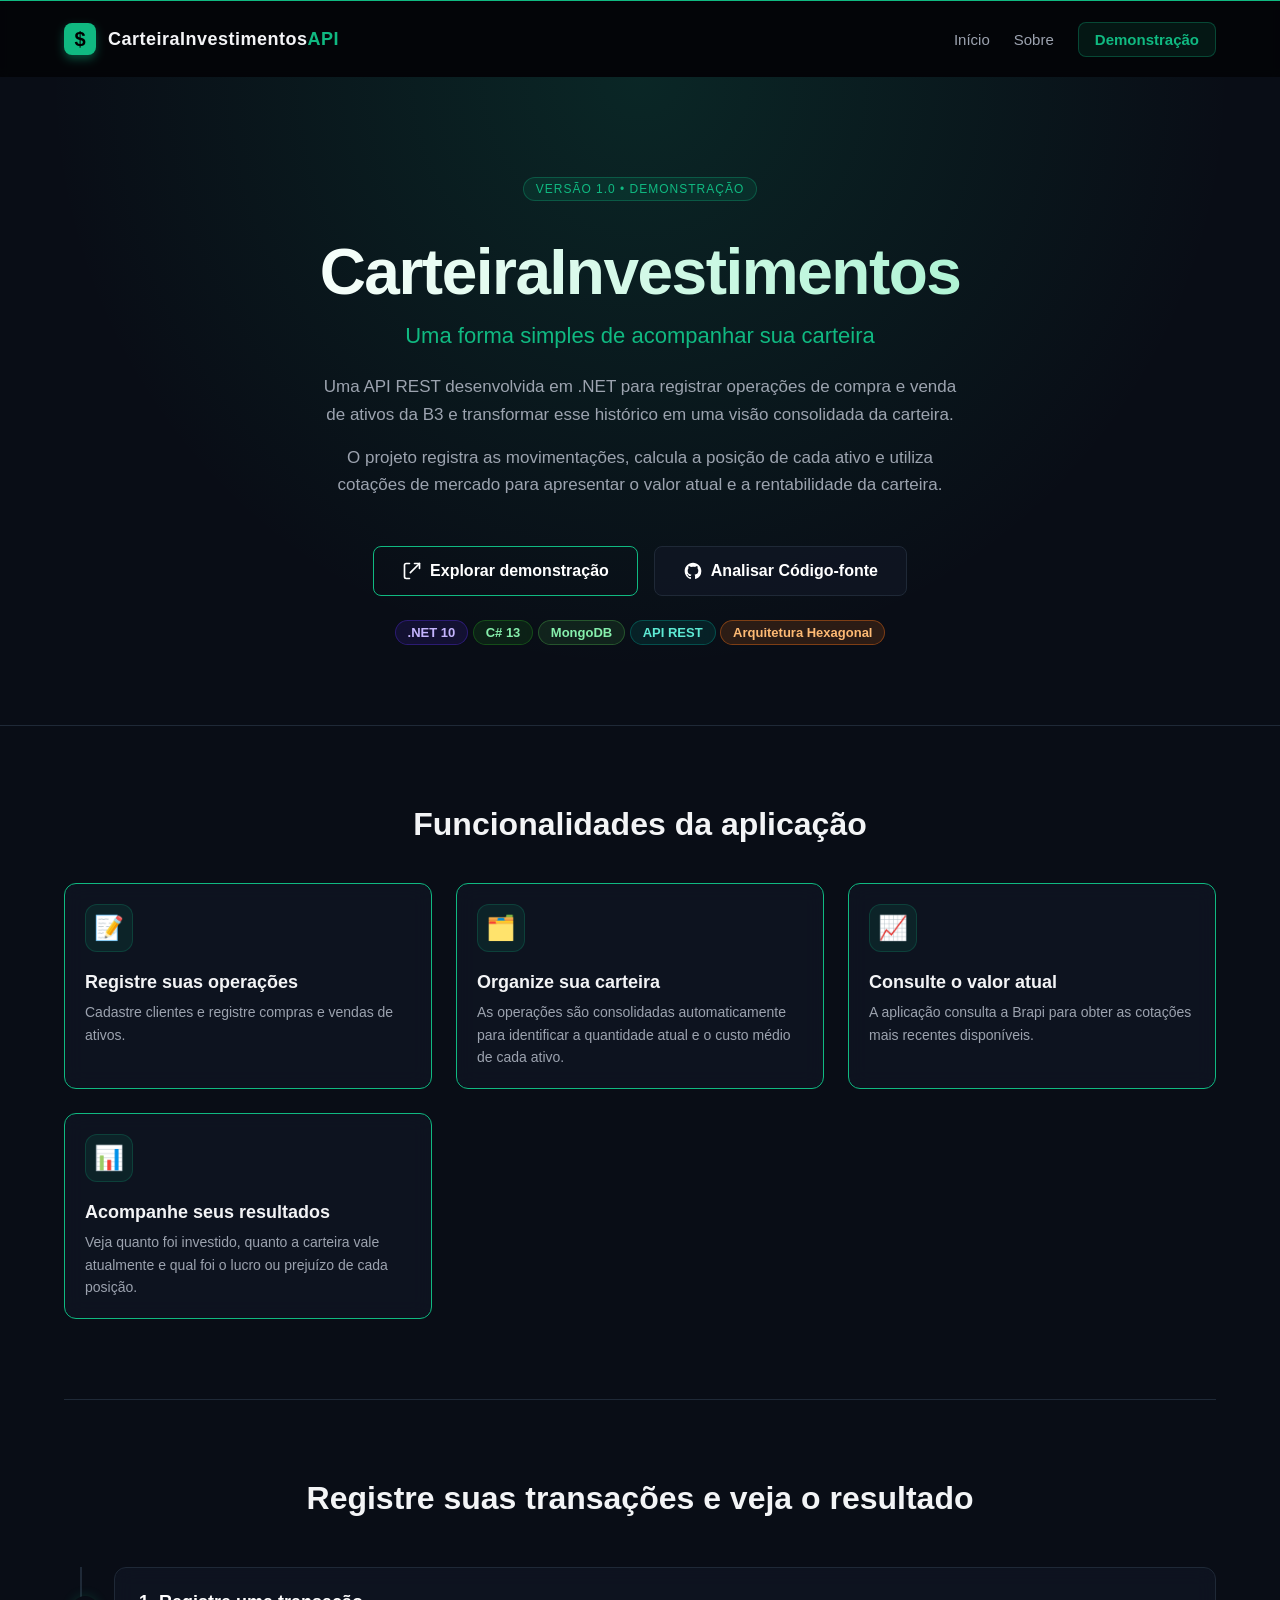
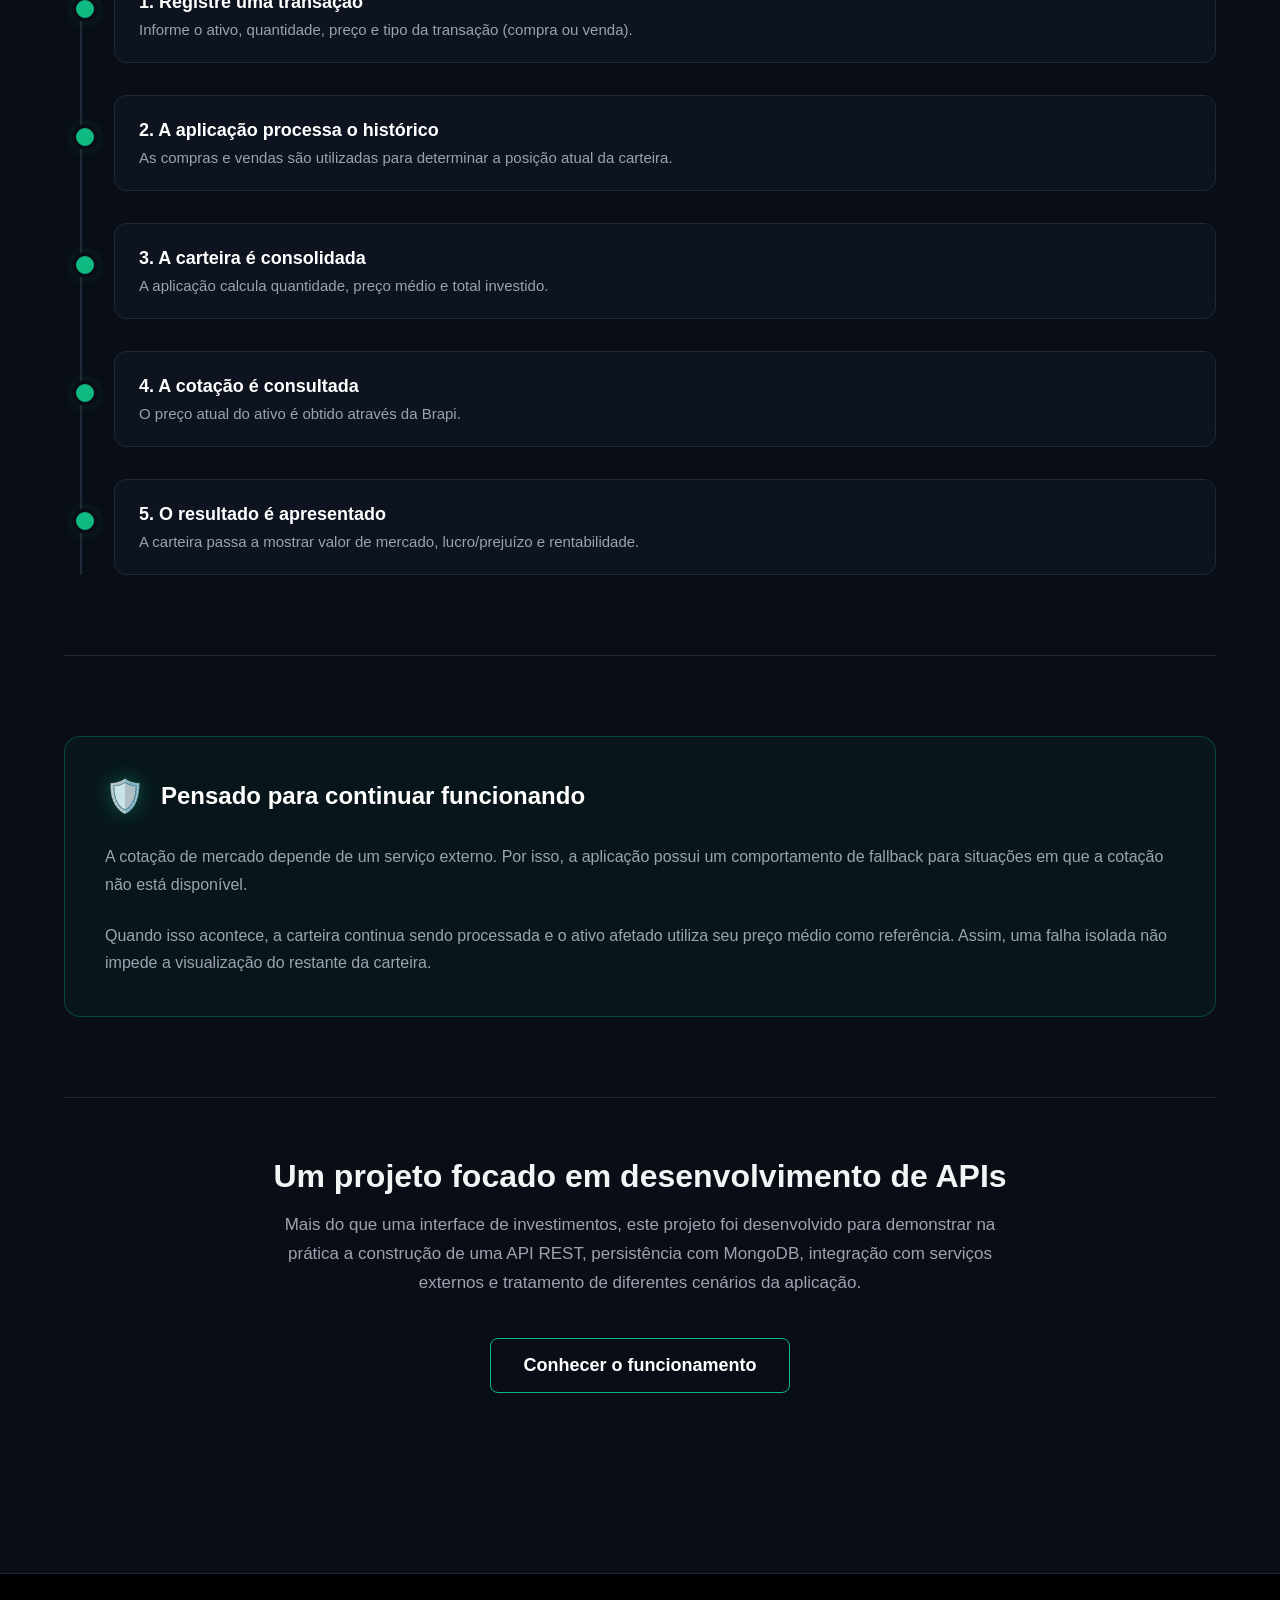
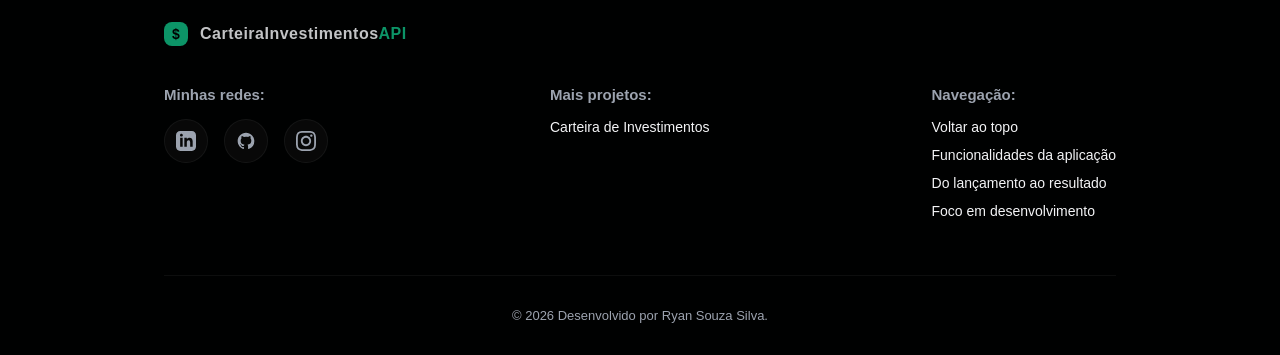
<file: front-end/index.html>
<!-- index.html -->
<!DOCTYPE html>
<html lang="pt-BR">

<head>
    <meta charset="UTF-8">
    <meta name="viewport" content="width=device-width, initial-scale=1.0">
    <title>CarteiraInvestimentos - Início</title>
    <link rel="stylesheet" href="style.css">
</head>

<body>
    <header class="header">
        <div class="header-content">
            <div class="logo-container" onclick="window.location.href='index.html'">
                <div class="logo-icon">$</div>
                <span class="logo-text">CarteiraInvestimentos<span class="text-brand">API</span></span>
            </div>

            <nav class="nav-menu">
                <a href="index.html" class="nav-link">Início</a>
                <a href="sobre.html" class="nav-link">Sobre</a>
                <a href="demonstracao.html" class="nav-link btn-demo-nav">Demonstração</a>
            </nav>
        </div>
    </header>

    <main class="main-content" style="padding: 0; max-width: 100%;">

        <!-- Hero Section -->
        <section class="hero-wrapper text-center">
            <div style="max-width: 800px; margin: 0 auto;">

                <div class="animate-up">
                    <span class="badge"
                        style="background: rgba(16, 185, 129, 0.1); color: var(--brand); border: 1px solid rgba(16, 185, 129, 0.3); margin-bottom: 20px; font-size: 12px; padding: 4px 12px; text-transform: uppercase; letter-spacing: 1px;">
                        Versão 1.0 • Demonstração
                    </span>
                </div>

                <h1 class="title title-gradient animate-up" style="margin-bottom: 16px; margin-top: 16px;">
                    CarteiraInvestimentos
                </h1>

                <p class="subtitle animate-up delay-100"
                    style="font-size: 22px; color: var(--brand); margin-bottom: 24px; font-weight: 500;">
                    Uma forma simples de acompanhar sua carteira
                </p>

                <p class="animate-up delay-200"
                    style="font-size: 17px; color: var(--text-muted); line-height: 1.6; margin-bottom: 16px; max-width: 650px; margin-left: auto; margin-right: auto;">
                    Uma API REST desenvolvida em .NET para registrar operações de compra e venda de ativos da B3 e
                    transformar esse histórico em uma visão consolidada da carteira.
                </p>

                <p class="animate-up delay-200"
                    style="font-size: 17px; color: var(--text-muted); line-height: 1.6; margin-bottom: 48px; max-width: 650px; margin-left: auto; margin-right: auto;">
                    O projeto registra as movimentações, calcula a posição de cada ativo e utiliza cotações de mercado
                    para apresentar o valor atual e a rentabilidade da carteira.
                </p>

                <div class="flex items-center gap-4 animate-up delay-300"
                    style="justify-content: center; margin-bottom: 24px;">
                    <!-- Botão Explorar Demonstração -->
                    <button onclick="window.location.href='demonstracao.html'" class="btn-primary"
                        style="padding: 14px 28px; font-size: 16px;">
                        <svg width="20" height="20" viewBox="0 0 24 24" fill="none" stroke="currentColor"
                            stroke-width="2" stroke-linecap="round" stroke-linejoin="round">
                            <path d="M15 3h6v6"></path>
                            <path d="M9 21H5a2 2 0 0 1-2-2V5a2 2 0 0 1 2-2h4"></path>
                            <polyline points="10 14 21 3"></polyline>
                        </svg>
                        Explorar demonstração
                    </button>

                    <!-- Botão Ver Código -->
                    <button onclick="window.open('https://github.com/RyanSS27/CarteiraInvestimentosAPI')"
                        class="btn-secondary" style="padding: 14px 28px; font-size: 16px;">
                        <svg width="20" height="20" fill="currentColor" viewBox="0 0 24 24">
                            <path
                                d="M12 2C6.477 2 2 6.484 2 12.017c0 4.425 2.865 8.18 6.839 9.504.5.092.682-.217.682-.483 0-.237-.008-.868-.013-1.703-2.782.605-3.369-1.343-3.369-1.343-.454-1.158-1.11-1.466-1.11-1.466-.908-.62.069-.608.069-.608 1.003.07 1.531 1.032 1.531 1.032.892 1.53 2.341 1.088 2.91.832.092-.647.35-1.088.636-1.338-2.22-.253-4.555-1.113-4.555-4.951 0-1.093.39-1.988 1.029-2.688-.103-.253-.446-1.272.098-2.65 0 0 .84-.27 2.75 1.026A9.564 9.564 0 0112 6.844c.85.004 1.705.115 2.504.337 1.909-1.296 2.747-1.027 2.747-1.027.546 1.379.202 2.398.1 2.651.64.7 1.028 1.595 1.028 2.688 0 3.848-2.339 4.695-4.566 4.943.359.309.678.92.678 1.855 0 1.338-.012 2.419-.012 2.747 0 .268.18.58.688.482A10.019 10.019 0 0022 12.017C22 6.484 17.522 2 12 2z" />
                        </svg>
                        Analisar Código-fonte
                    </button>
                </div>

                <div class="tech-badges animate-up delay-300">
                    <span class="tech-badge badge-dotnet">.NET 10</span>
                    <span class="tech-badge badge-csharp">C# 13</span>
                    <span class="tech-badge badge-mongo">MongoDB</span>
                    <span class="tech-badge badge-api">API REST</span>
                    <span class="tech-badge badge-arch">Arquitetura Hexagonal</span>
                </div>
            </div>
        </section>

        <div style="max-width: 1200px; margin: 0 auto; padding: 0 24px;">
            <!-- Features Section -->
            <section id="funcionalidades" style="padding: 80px 0;">
                <h2 class="title text-center mb-4 animate-up" style="font-size: 32px;">Funcionalidades da aplicação</h2>
                <div class="grid animate-up delay-100"
                    style="grid-template-columns: repeat(auto-fit, minmax(350px, 1fr)); gap: 24px; margin-top: 40px;">

                    <div class="card card-hover glow-effect"
                        style="background: rgba(17, 24, 39, 0.6); backdrop-filter: blur(10px);">
                        <div
                            style="width: 48px; height: 48px; border-radius: 12px; background: rgba(16, 185, 129, 0.1); border: 1px solid rgba(16, 185, 129, 0.2); display: flex; align-items: center; justify-content: center; font-size: 24px; margin-bottom: 20px;">
                            📝</div>
                        <h3 class="title" style="font-size: 18px; color: var(--text-main); margin-bottom: 8px;">Registre
                            suas operações</h3>
                        <p class="subtitle" style="line-height: 1.6;">Cadastre clientes e registre compras e vendas de
                            ativos.</p>
                    </div>

                    <div class="card card-hover glow-effect"
                        style="background: rgba(17, 24, 39, 0.6); backdrop-filter: blur(10px);">
                        <div
                            style="width: 48px; height: 48px; border-radius: 12px; background: rgba(16, 185, 129, 0.1); border: 1px solid rgba(16, 185, 129, 0.2); display: flex; align-items: center; justify-content: center; font-size: 24px; margin-bottom: 20px;">
                            🗂️</div>
                        <h3 class="title" style="font-size: 18px; color: var(--text-main); margin-bottom: 8px;">Organize
                            sua carteira</h3>
                        <p class="subtitle" style="line-height: 1.6;">As operações são consolidadas automaticamente para
                            identificar a quantidade atual e o custo médio de cada ativo.</p>
                    </div>

                    <div class="card card-hover glow-effect"
                        style="background: rgba(17, 24, 39, 0.6); backdrop-filter: blur(10px);">
                        <div
                            style="width: 48px; height: 48px; border-radius: 12px; background: rgba(16, 185, 129, 0.1); border: 1px solid rgba(16, 185, 129, 0.2); display: flex; align-items: center; justify-content: center; font-size: 24px; margin-bottom: 20px;">
                            📈</div>
                        <h3 class="title" style="font-size: 18px; color: var(--text-main); margin-bottom: 8px;">Consulte
                            o valor atual</h3>
                        <p class="subtitle" style="line-height: 1.6;">A aplicação consulta a Brapi para obter as
                            cotações mais recentes disponíveis.</p>
                    </div>

                    <div class="card card-hover glow-effect"
                        style="background: rgba(17, 24, 39, 0.6); backdrop-filter: blur(10px);">
                        <div
                            style="width: 48px; height: 48px; border-radius: 12px; background: rgba(16, 185, 129, 0.1); border: 1px solid rgba(16, 185, 129, 0.2); display: flex; align-items: center; justify-content: center; font-size: 24px; margin-bottom: 20px;">
                            📊</div>
                        <h3 class="title" style="font-size: 18px; color: var(--text-main); margin-bottom: 8px;">
                            Acompanhe seus resultados</h3>
                        <p class="subtitle" style="line-height: 1.6;">Veja quanto foi investido, quanto a carteira vale
                            atualmente e qual foi o lucro ou prejuízo de cada posição.</p>
                    </div>

                </div>
            </section>

            <!-- Steps Section -->
            <section id="fluxo-de-uso" class="animate-up"
                style="padding: 80px 0; border-top: 1px solid var(--border-color); border-bottom: 1px solid var(--border-color);">
                <h2 class="title text-center mb-4" style="font-size: 32px;">Registre suas transações e veja o resultado
                </h2>

                <div id="descricao-de-uso" class="timeline"
                    style="margin-top: 50px; display: flex; flex-direction: column; gap: 32px; position: relative;">
                    <div class="timeline-step card card-hover">
                        <h3 style="color: white; margin-bottom: 8px; font-size: 18px;">1. Registre uma transação</h3>
                        <p class="subtitle" style="font-size: 15px;">Informe o ativo, quantidade, preço e tipo da
                            transação (compra ou venda).</p>
                    </div>
                    <div class="timeline-step card card-hover">
                        <h3 style="color: white; margin-bottom: 8px; font-size: 18px;">2. A aplicação processa o
                            histórico</h3>
                        <p class="subtitle" style="font-size: 15px;">As compras e vendas são utilizadas para determinar
                            a posição atual da carteira.</p>
                    </div>
                    <div class="timeline-step card card-hover">
                        <h3 style="color: white; margin-bottom: 8px; font-size: 18px;">3. A carteira é consolidada</h3>
                        <p class="subtitle" style="font-size: 15px;">A aplicação calcula quantidade, preço médio e total
                            investido.</p>
                    </div>
                    <div class="timeline-step card card-hover">
                        <h3 style="color: white; margin-bottom: 8px; font-size: 18px;">4. A cotação é consultada</h3>
                        <p class="subtitle" style="font-size: 15px;">O preço atual do ativo é obtido através da Brapi.
                        </p>
                    </div>
                    <div class="timeline-step card card-hover">
                        <h3 style="color: white; margin-bottom: 8px; font-size: 18px;">5. O resultado é apresentado</h3>
                        <p class="subtitle" style="font-size: 15px;">A carteira passa a mostrar valor de mercado,
                            lucro/prejuízo e rentabilidade.</p>
                    </div>
                </div>
            </section>

            <!-- Fallback Section -->
            <section class="animate-up" style="padding: 80px 0;">
                <div class="alert-box hover-scale"
                    style="flex-direction: column; padding: 40px; font-size: 14px; margin: 0; background-color: rgba(16, 185, 129, 0.05); border-color: rgba(16, 185, 129, 0.3); border-radius: 16px; transition: transform 0.3s ease, box-shadow 0.3s ease;">
                    <div style="display: flex; align-items: center; gap: 16px; margin-bottom: 20px;">
                        <span style="font-size: 32px; filter: drop-shadow(0 0 10px rgba(16, 185, 129, 0.4));">🛡️</span>
                        <h2 class="title" style="margin: 0; font-size: 24px; color: white;">Pensado para continuar
                            funcionando</h2>
                    </div>
                    <p style="margin-bottom: 16px; line-height: 1.7; color: var(--text-muted); font-size: 16px;">
                        A cotação de mercado depende de um serviço externo. Por isso, a aplicação possui um
                        comportamento de fallback para situações em que a cotação não está disponível.
                    </p>
                    <p style="line-height: 1.7; color: var(--text-muted); font-size: 16px;">
                        Quando isso acontece, a carteira continua sendo processada e o ativo afetado utiliza seu preço
                        médio como referência. Assim, uma falha isolada não impede a visualização do restante da
                        carteira.
                    </p>
                </div>
            </section>

            <!-- CTA Section -->
            <section id="foco-projeto" class="text-center animate-up"
                style="padding: 60px 0 100px; border-top: 1px solid var(--border-color);">
                <h2 class="title mb-4" style="font-size: 32px;">Um projeto focado em desenvolvimento de APIs </h2>
                <p
                    style="font-size: 17px; color: var(--text-muted); line-height: 1.7; margin-bottom: 40px; max-width: 750px; margin-left: auto; margin-right: auto;">
                    Mais do que uma interface de investimentos, este projeto foi desenvolvido para demonstrar na prática
                    a construção de uma API REST, persistência com MongoDB, integração com serviços externos e
                    tratamento de diferentes cenários da aplicação.
                </p>
                <button onclick="window.location.href='sobre.html'" class="btn-primary"
                    style="margin: 0 auto; padding: 16px 32px; font-size: 18px;">
                    Conhecer o funcionamento
                </button>
            </section>
        </div>
    </main>
    <footer class="footer">
        <div class="footer-content">
            <!-- Logo no topo à esquerda -->
            <div class="footer-top">
                <div class="logo-container" style="cursor: default; opacity: 0.8;">
                    <div class="logo-icon" style="width: 24px; height: 24px; font-size: 14px; box-shadow: none;">$</div>
                    <span class="logo-text" style="font-size: 16px;">CarteiraInvestimentos<span
                            class="text-brand">API</span></span>
                </div>
            </div>

            <!-- Colunas centrais -->
            <div class="footer-columns">
                <!-- Coluna 1: Redes Sociais -->
                <div class="footer-col">
                    <span class="footer-col-title">Minhas redes:</span>
                    <div class="social-links">
                        <a href="https://www.linkedin.com/in/ryan-souza-silva/" target="_blank"
                            class="social-icon icon-linkedin" title="LinkedIn">
                            <svg viewBox="0 0 24 24" fill="currentColor">
                                <path
                                    d="M19 0h-14c-2.761 0-5 2.239-5 5v14c0 2.761 2.239 5 5 5h14c2.762 0 5-2.239 5-5v-14c0-2.761-2.238-5-5-5zm-11 19h-3v-11h3v11zm-1.5-12.268c-.966 0-1.75-.79-1.75-1.764s.784-1.764 1.75-1.764 1.75.79 1.75 1.764-.783 1.764-1.75 1.764zm13.5 12.268h-3v-5.604c0-3.368-4-3.113-4 0v5.604h-3v-11h3v1.765c1.396-2.586 7-2.777 7 2.476v6.759z" />
                            </svg>
                        </a>
                        <!-- Ícone do GitHub corrigido e vetorizado -->
                        <a href="https://github.com/RyanSS27" target="_blank" class="social-icon icon-github"
                            title="GitHub Pessoal">
                            <svg viewBox="0 0 24 24" fill="currentColor">
                                <path
                                    d="M12 2C6.477 2 2 6.484 2 12.017c0 4.425 2.865 8.18 6.839 9.504.5.092.682-.217.682-.483 0-.237-.008-.868-.013-1.703-2.782.605-3.369-1.343-3.369-1.343-.454-1.158-1.11-1.466-1.11-1.466-.908-.62.069-.608.069-.608 1.003.07 1.531 1.032 1.531 1.032.892 1.53 2.341 1.088 2.91.832.092-.647.35-1.088.636-1.338-2.22-.253-4.555-1.113-4.555-4.951 0-1.093.39-1.988 1.029-2.688-.103-.253-.446-1.272.098-2.65 0 0 .84-.27 2.75 1.026A9.564 9.564 0 0112 6.844c.85.004 1.705.115 2.504.337 1.909-1.296 2.747-1.027 2.747-1.027.546 1.379.202 2.398.1 2.651.64.7 1.028 1.595 1.028 2.688 0 3.848-2.339 4.695-4.566 4.943.359.309.678.92.678 1.855 0 1.338-.012 2.419-.012 2.747 0 .268.18.58.688.482A10.019 10.019 0 0022 12.017C22 6.484 17.522 2 12 2z" />
                            </svg>
                        </a>
                        <a href="https://www.instagram.com/ryanss_arts/" target="_blank"
                            class="social-icon icon-instagram" title="Instagram">
                            <svg viewBox="0 0 24 24" fill="currentColor">
                                <path
                                    d="M12 2.163c3.204 0 3.584.012 4.85.07 3.252.148 4.771 1.691 4.919 4.919.058 1.265.069 1.645.069 4.849 0 3.205-.012 3.584-.069 4.849-.149 3.225-1.664 4.771-4.919 4.919-1.266.058-1.644.07-4.85.07-3.204 0-3.584-.012-4.849-.07-3.26-.149-4.771-1.699-4.919-4.92-.058-1.265-.07-1.644-.07-4.849 0-3.204.013-3.583.07-4.849.149-3.227 1.664-4.771 4.919-4.919 1.266-.057 1.645-.069 4.849-.069zm0-2.163c-3.259 0-3.667.014-4.947.072-4.358.2-6.78 2.618-6.98 6.98-.059 1.281-.073 1.689-.073 4.948 0 3.259.014 3.668.072 4.948.2 4.358 2.618 6.78 6.98 6.98 1.281.058 1.689.072 4.948.072 3.259 0 3.668-.014 4.948-.072 4.354-.2 6.782-2.618 6.979-6.98.059-1.28.073-1.689.073-4.948 0-3.259-.014-3.667-.072-4.947-.196-4.354-2.617-6.78-6.979-6.98-1.281-.059-1.69-.073-4.949-.073zm0 5.838c-3.403 0-6.162 2.759-6.162 6.162s2.759 6.163 6.162 6.163 6.162-2.759 6.162-6.163c0-3.403-2.759-6.162-6.162-6.162zm0 10.162c-2.209 0-4-1.79-4-4 0-2.209 1.791-4 4-4s4 1.791 4 4c0 2.21-1.791 4-4 4zm6.406-11.845c-.796 0-1.441.645-1.441 1.44s.645 1.44 1.441 1.44c.795 0 1.439-.645 1.439-1.44s-.644-1.44-1.439-1.44z" />
                            </svg>
                        </a>
                    </div>
                </div>

                <!-- Coluna 2: Projetos -->
                <div class="footer-col">
                    <span class="footer-col-title">Mais projetos:</span>
                    <div class="footer-links">
                        <a href="https://github.com/RyanSS27/CarteiraInvestimentosAPI/" target="_blank"
                            class="footer-link">Carteira de Investimentos</a>
                        <!-- Adicione novos projetos aqui -->
                    </div>
                </div>

                <!-- Coluna 3: Navegação na Página -->
                <div class="footer-col">
                    <span class="footer-col-title">Navegação:</span>
                    <div class="footer-links">
                        <!-- Ajuste os IDs abaixo conforme as seções da sua página -->
                        <a href="#top" onclick="scrollToTop()" class="footer-link">Voltar ao topo</a>
                        <a href="#funcionalidades" class="footer-link">Funcionalidades da aplicação</a>
                        <a href="#fluxo-de-uso" class="footer-link">Do lançamento ao resultado</a>
                        <a href="#foco-projeto" class="footer-link">Foco em desenvolvimento</a>
                    </div>
                </div>
            </div>

            <!-- Copyright Centralizado no Rodapé -->
            <div class="footer-bottom">
                <p class="footer-copy">© 2026 Desenvolvido por Ryan Souza Silva.</p>
            </div>
        </div>
    </footer>
</body>

</html>
</file>
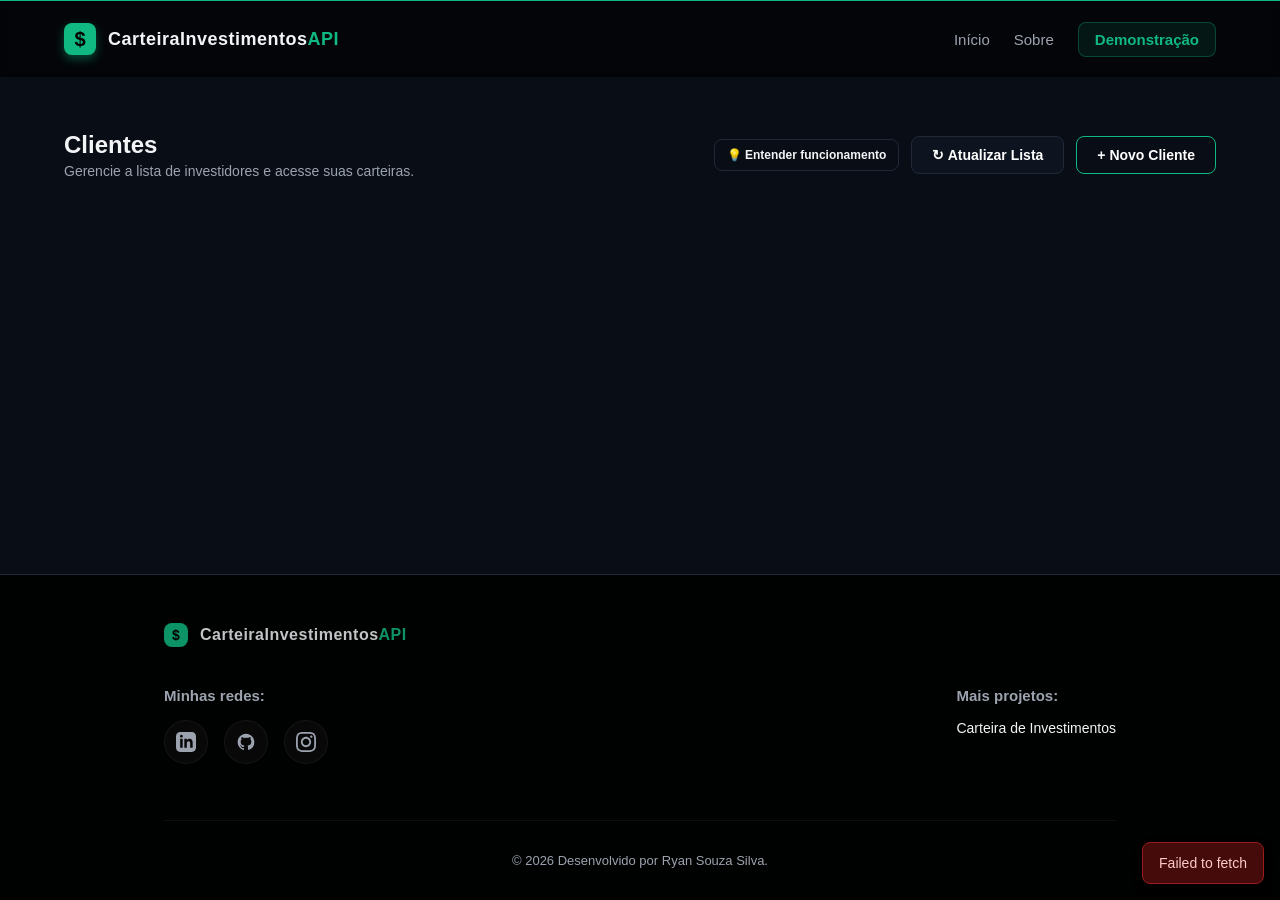
<file: front-end/demonstracao.html>
<!DOCTYPE html>
<html lang="pt-BR">

<head>
    <meta charset="UTF-8">
    <meta name="viewport" content="width=device-width, initial-scale=1.0">
    <title>Carteira Investimento API - Clientes</title>
    <link rel="stylesheet" href="style.css">
</head>

<body>
    <header class="header">
        <div class="header-content">
            <div class="logo-container" onclick="window.location.href='index.html'">
                <div class="logo-icon">$</div>
                <span class="logo-text">CarteiraInvestimentos<span class="text-brand">API</span></span>
            </div>

            <nav class="nav-menu">
                <a href="index.html" class="nav-link">Início</a>
                <a href="sobre.html" class="nav-link">Sobre</a>
                <a href="demonstracao.html" class="nav-link btn-demo-nav">Demonstração</a>
            </nav>
        </div>
    </header>

    <main class="main-content">
        <div id="toast-container" class="toast-container"></div>

        <section class="mb-4">
            <!-- Cabeçalho da Seção com Título e Botões de Ação -->
            <div
                style="display: flex; align-items: center; justify-content: space-between; flex-wrap: wrap; gap: 16px; margin-bottom: 70px; margin-top: 30px;">
                <div>
                    <h1 class="title">Clientes</h1>
                    <p class="subtitle">Gerencie a lista de investidores e acesse suas carteiras.</p>
                </div>

                <!-- Botões de Ação Agrupados -->
                <div style="display: flex; gap: 12px; align-items: center; flex-wrap: wrap;">
                    <button onclick="window.location.href='sobre.html'" class="btn-outline"
                        title="Entender como os cálculos da carteira são feitos">
                        💡 Entender funcionamento
                    </button>
                    <button onclick="fetchCustomers()" class="btn-secondary">
                        ↻ Atualizar Lista
                    </button>
                    <button onclick="openModal('modal-customer')" class="btn-primary">
                        + Novo Cliente
                    </button>
                </div>
            </div>

            <!-- Grid de Clientes -->
            <div id="customer-grid" class="grid grid-cols-3">
                <!-- Renderizado dinamicamente pelo JS -->
            </div>
        </section>
    </main>

    <!-- Modal Novo Cliente -->
    <div id="modal-customer" class="modal-overlay">
        <div class="modal-content">
            <h2 class="title mb-4">Registrar Cliente</h2>
            <form id="form-customer" onsubmit="handleSaveCustomer(event)">
                <div class="form-group">
                    <label>Nome Completo</label>
                    <input type="text" id="cust-name" required class="form-control">
                </div>
                <div class="form-group">
                    <label>E-mail</label>
                    <input type="email" id="cust-email" required class="form-control">
                </div>
                <div class="modal-actions">
                    <button type="button" onclick="closeModal('modal-customer')" class="btn-secondary">Cancelar</button>
                    <button type="submit" class="btn-primary">Salvar</button>
                </div>
            </form>
        </div>
    </div>

    <button id="btn-back-to-top" onclick="scrollToTop()">↑</button>
    <footer class="footer">
        <div class="footer-content">
            <!-- Logo no topo à esquerda -->
            <div class="footer-top">
                <div class="logo-container" style="cursor: default; opacity: 0.8;">
                    <div class="logo-icon" style="width: 24px; height: 24px; font-size: 14px; box-shadow: none;">$</div>
                    <span class="logo-text" style="font-size: 16px;">CarteiraInvestimentos<span
                            class="text-brand">API</span></span>
                </div>
            </div>

            <!-- Colunas centrais -->
            <div class="footer-columns">
                <!-- Coluna 1: Redes Sociais -->
                <div class="footer-col">
                    <span class="footer-col-title">Minhas redes:</span>
                    <div class="social-links">
                        <a href="https://www.linkedin.com/in/ryan-souza-silva/" target="_blank"
                            class="social-icon icon-linkedin" title="LinkedIn">
                            <svg viewBox="0 0 24 24" fill="currentColor">
                                <path
                                    d="M19 0h-14c-2.761 0-5 2.239-5 5v14c0 2.761 2.239 5 5 5h14c2.762 0 5-2.239 5-5v-14c0-2.761-2.238-5-5-5zm-11 19h-3v-11h3v11zm-1.5-12.268c-.966 0-1.75-.79-1.75-1.764s.784-1.764 1.75-1.764 1.75.79 1.75 1.764-.783 1.764-1.75 1.764zm13.5 12.268h-3v-5.604c0-3.368-4-3.113-4 0v5.604h-3v-11h3v1.765c1.396-2.586 7-2.777 7 2.476v6.759z" />
                            </svg>
                        </a>
                        <!-- Ícone do GitHub corrigido e vetorizado -->
                        <a href="https://github.com/RyanSS27" target="_blank" class="social-icon icon-github"
                            title="GitHub Pessoal">
                            <svg viewBox="0 0 24 24" fill="currentColor">
                                <path
                                    d="M12 2C6.477 2 2 6.484 2 12.017c0 4.425 2.865 8.18 6.839 9.504.5.092.682-.217.682-.483 0-.237-.008-.868-.013-1.703-2.782.605-3.369-1.343-3.369-1.343-.454-1.158-1.11-1.466-1.11-1.466-.908-.62.069-.608.069-.608 1.003.07 1.531 1.032 1.531 1.032.892 1.53 2.341 1.088 2.91.832.092-.647.35-1.088.636-1.338-2.22-.253-4.555-1.113-4.555-4.951 0-1.093.39-1.988 1.029-2.688-.103-.253-.446-1.272.098-2.65 0 0 .84-.27 2.75 1.026A9.564 9.564 0 0112 6.844c.85.004 1.705.115 2.504.337 1.909-1.296 2.747-1.027 2.747-1.027.546 1.379.202 2.398.1 2.651.64.7 1.028 1.595 1.028 2.688 0 3.848-2.339 4.695-4.566 4.943.359.309.678.92.678 1.855 0 1.338-.012 2.419-.012 2.747 0 .268.18.58.688.482A10.019 10.019 0 0022 12.017C22 6.484 17.522 2 12 2z" />
                            </svg>
                        </a>
                        <a href="https://www.instagram.com/ryanss_arts/" target="_blank"
                            class="social-icon icon-instagram" title="Instagram">
                            <svg viewBox="0 0 24 24" fill="currentColor">
                                <path
                                    d="M12 2.163c3.204 0 3.584.012 4.85.07 3.252.148 4.771 1.691 4.919 4.919.058 1.265.069 1.645.069 4.849 0 3.205-.012 3.584-.069 4.849-.149 3.225-1.664 4.771-4.919 4.919-1.266.058-1.644.07-4.85.07-3.204 0-3.584-.012-4.849-.07-3.26-.149-4.771-1.699-4.919-4.92-.058-1.265-.07-1.644-.07-4.849 0-3.204.013-3.583.07-4.849.149-3.227 1.664-4.771 4.919-4.919 1.266-.057 1.645-.069 4.849-.069zm0-2.163c-3.259 0-3.667.014-4.947.072-4.358.2-6.78 2.618-6.98 6.98-.059 1.281-.073 1.689-.073 4.948 0 3.259.014 3.668.072 4.948.2 4.358 2.618 6.78 6.98 6.98 1.281.058 1.689.072 4.948.072 3.259 0 3.668-.014 4.948-.072 4.354-.2 6.782-2.618 6.979-6.98.059-1.28.073-1.689.073-4.948 0-3.259-.014-3.667-.072-4.947-.196-4.354-2.617-6.78-6.979-6.98-1.281-.059-1.69-.073-4.949-.073zm0 5.838c-3.403 0-6.162 2.759-6.162 6.162s2.759 6.163 6.162 6.163 6.162-2.759 6.162-6.163c0-3.403-2.759-6.162-6.162-6.162zm0 10.162c-2.209 0-4-1.79-4-4 0-2.209 1.791-4 4-4s4 1.791 4 4c0 2.21-1.791 4-4 4zm6.406-11.845c-.796 0-1.441.645-1.441 1.44s.645 1.44 1.441 1.44c.795 0 1.439-.645 1.439-1.44s-.644-1.44-1.439-1.44z" />
                            </svg>
                        </a>
                    </div>
                </div>

                <!-- Coluna 2: Projetos -->
                <div class="footer-col">
                    <span class="footer-col-title">Mais projetos:</span>
                    <div class="footer-links">
                        <a href="https://github.com/RyanSS27/CarteiraInvestimentosAPI/" target="_blank"
                            class="footer-link">Carteira de Investimentos</a>
                        <!-- Adicione novos projetos aqui -->
                    </div>
                </div>
            </div>

            <!-- Copyright Centralizado no Rodapé -->
            <div class="footer-bottom">
                <p class="footer-copy">© 2026 Desenvolvido por Ryan Souza Silva.</p>
            </div>
        </div>
    </footer>
    <script src="script.js"></script>
</body>

</html>
</file>
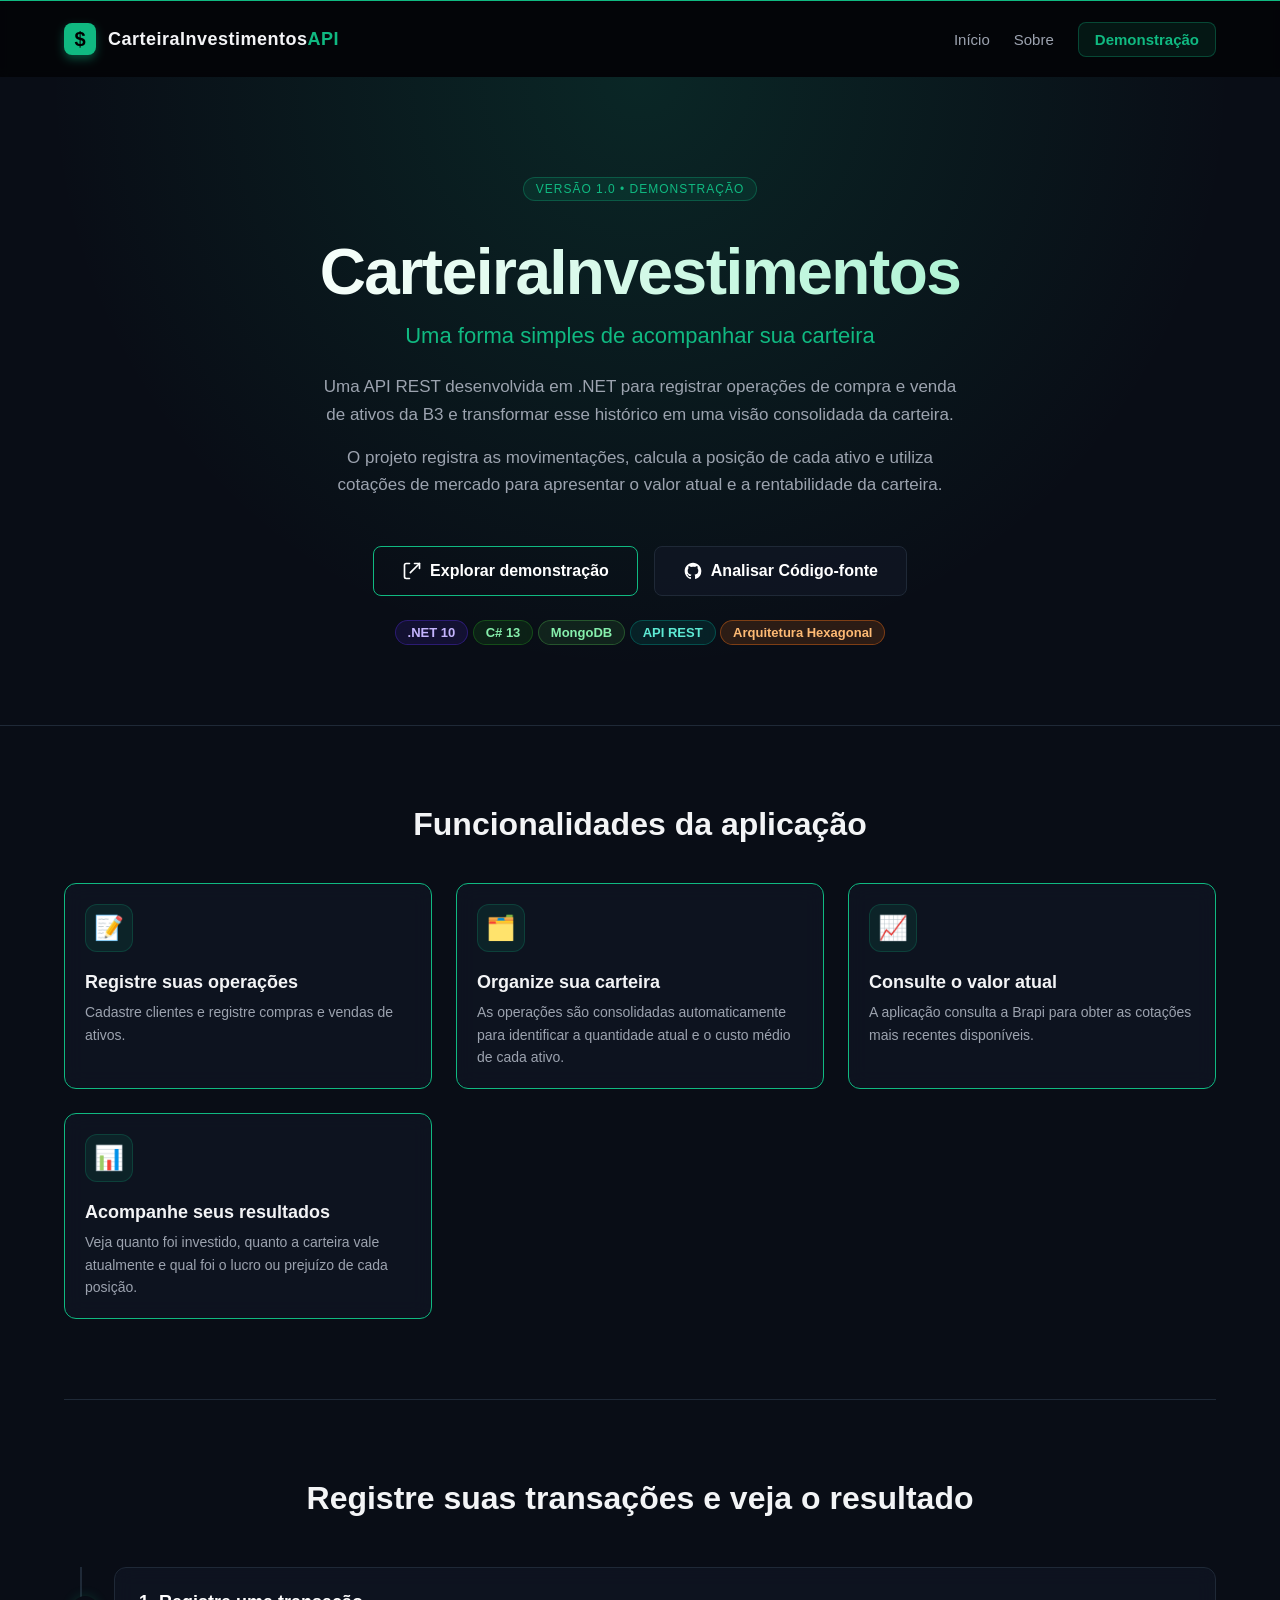
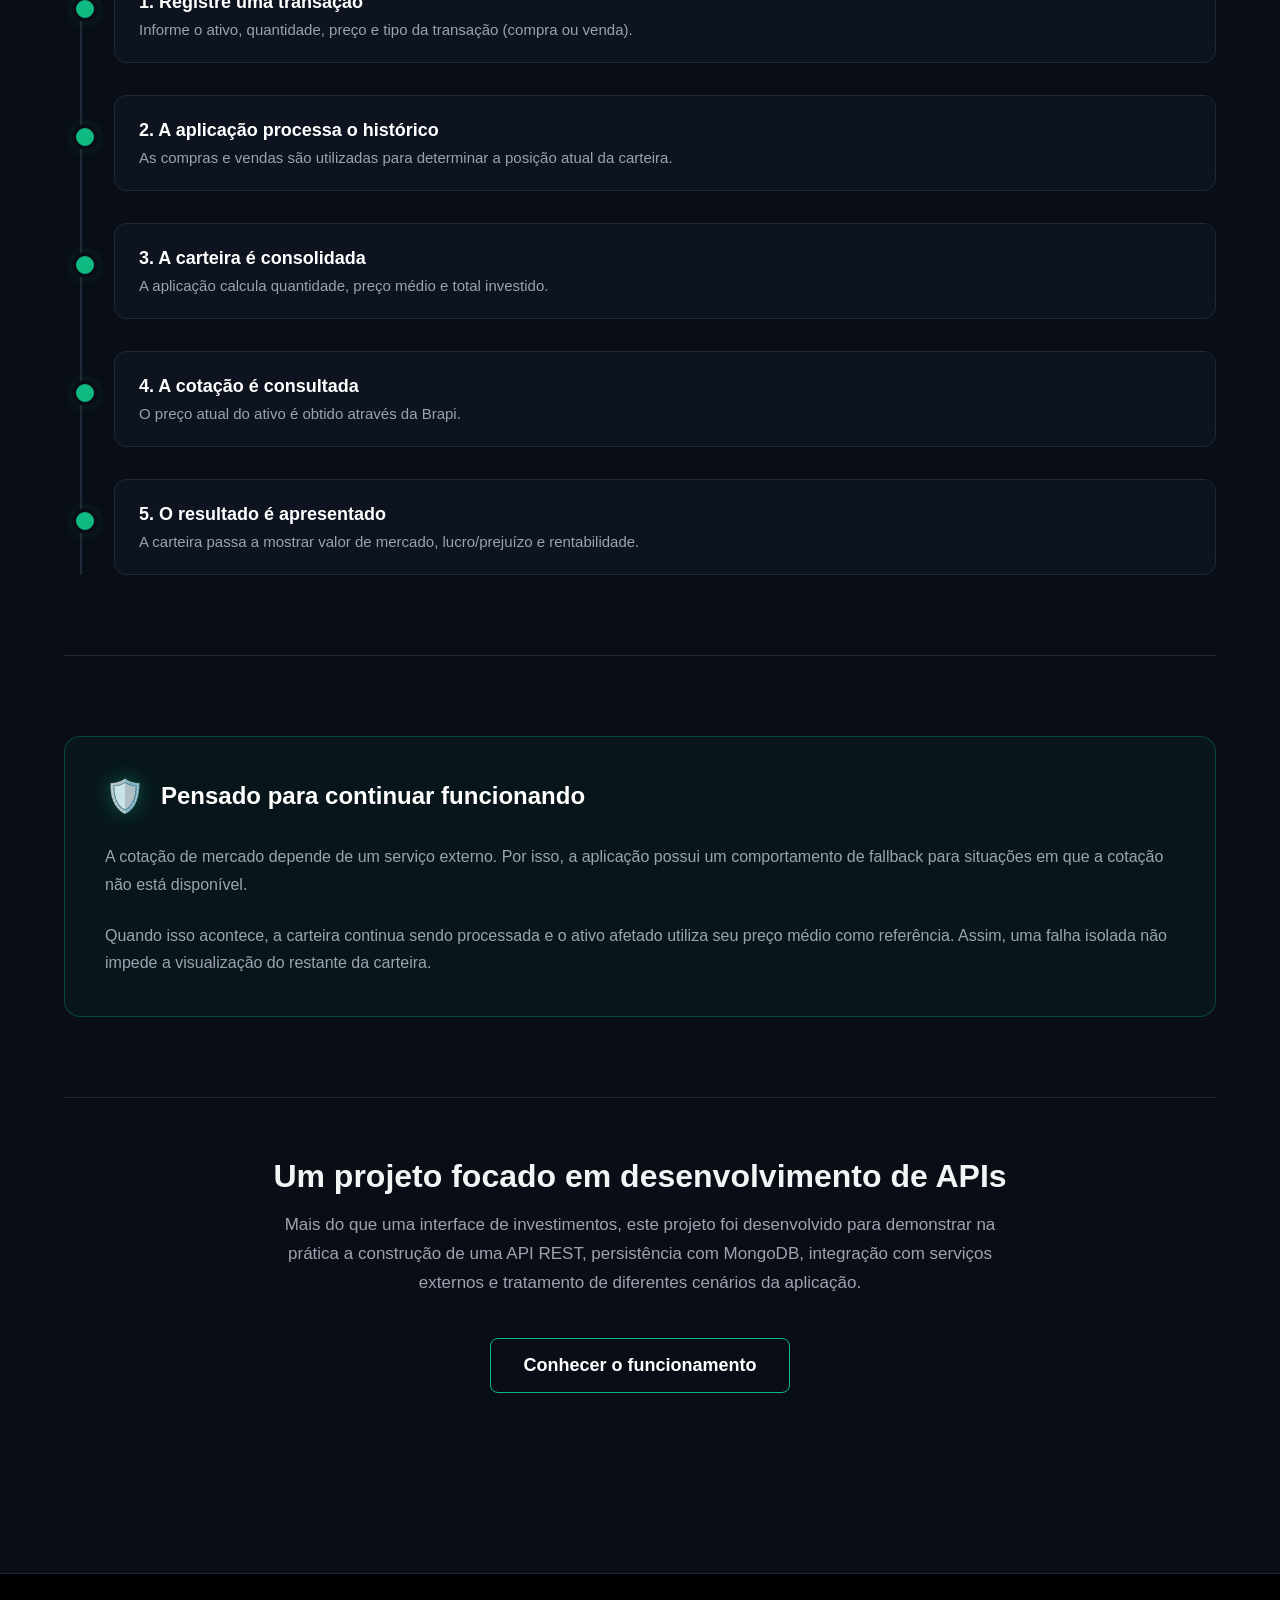
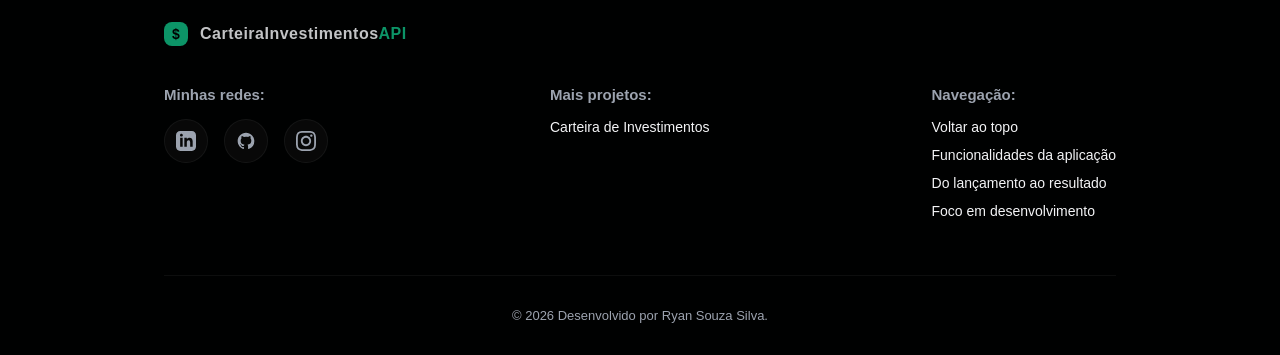
<file: front-end/detalhes.html>
<!DOCTYPE html>
<html lang="pt-BR">

<head>
    <meta charset="UTF-8">
    <meta name="viewport" content="width=device-width, initial-scale=1.0">
    <title>Carteira Investimento API - Detalhes</title>
    <link rel="stylesheet" href="style.css">
</head>

<body>
    <header class="header">
        <div class="header-content">
            <div class="logo-container" onclick="window.location.href='index.html'">
                <div class="logo-icon">$</div>
                <span class="logo-text">CarteiraInvestimentos<span class="text-brand">API</span></span>
            </div>

            <nav class="nav-menu">
                <a href="index.html" class="nav-link">Início</a>
                <a href="sobre.html" class="nav-link">Sobre</a>
                <a href="demonstracao.html" class="nav-link btn-demo-nav">Demonstração</a>
            </nav>
        </div>
    </header>

    <main class="main-content">
        <div id="toast-container" class="toast-container"></div>

        <section id="view-details">
            <!-- Cabeçalho de Navegação e Detalhes do Cliente -->
            <div style="border-bottom: 1px solid var(--border-color); padding-bottom: 24px; margin-bottom: 24px;">
                <button onclick="window.location.href='index.html'" class="btn-secondary mb-4">← Voltar</button>

                <div class="flex items-center justify-between" style="flex-wrap: wrap; gap: 16px;">
                    <div class="flex items-center gap-4">
                        <div>
                            <div class="flex items-center gap-2 mb-4">
                                <h1 id="det-customer-name" class="title" style="margin:0;">---</h1>
                                <span id="det-customer-status" class="badge">---</span>
                            </div>
                            <p id="det-customer-email" class="subtitle">---</p>
                        </div>
                    </div>
                    <!-- Grupo de botões -->
                    <div class="flex items-center gap-2" style="flex-wrap: wrap;">
                        <button onclick="printSection('wallet')" class="btn-secondary">📄 Imprimir Resumo</button>
                        <button onclick="openEditCustomerModal()" class="btn-action-edit">✏️ Editar Cliente</button>
                        <button onclick="openModal('modal-transaction')" class="btn-primary">+ Nova Transação</button>
                    </div>
                </div>
            </div>

            <!-- Cards de Métricas -->
            <div class="grid grid-cols-3 mb-4">
                <div class="card glow-effect">
                    <p class="subtitle" style="color: var(--brand); font-weight: bold; text-transform: uppercase;">
                        Investimento Total</p>
                    <h3 id="det-wallet-total" class="title mt-4" style="font-size: 32px; word-break: break-all;">R$ 0,00
                    </h3>
                    <p class="subtitle" style="font-size: 11px;">Soma do patrimônio atualizado + estimado</p>
                </div>
                <div class="card">
                    <p class="subtitle" style="text-transform: uppercase;">Patrimônio Atualizado</p>
                    <h3 id="det-wallet-uptodate" class="title mt-4 text-brand" style="word-break: break-all;">R$ 0,00
                    </h3>
                    <p class="subtitle" style="font-size: 11px;">Cotação em tempo real na B3</p>
                </div>
                <div class="card">
                    <p class="subtitle" style="text-transform: uppercase;">Valor Estimado</p>
                    <h3 id="det-wallet-estimated" class="title mt-4" style="word-break: break-all;">R$ 0,00</h3>
                    <p class="subtitle" style="font-size: 11px;">Baseado no preço médio pago</p>
                </div>
            </div>

            <!-- Tabela de Ativos -->
            <div class="table-wrapper">
                <div class="table-header"
                    style="display: flex; flex-wrap: wrap; justify-content: space-between; align-items: center; gap: 12px;">
                    <div>
                        <h2 style="font-size: 16px; margin: 0;">Posição de Ativos</h2>
                        <span id="det-calc-date" class="subtitle"
                            style="font-size: 12px; display: block; margin-top: 4px;">Última atualização: --</span>
                    </div>
                </div>
                <div class="alert-box">
                    <span style="font-size: 14px; color: var(--warning);">⚠️</span>
                    <p><strong style="color: var(--warning);">Ativo sem cotação:</strong> Quando o sistema não consegue
                        atualizar o preço via B3, ele utiliza temporariamente o seu <em>Preço Médio</em> para compor o
                        Valor Atualizado. Nesses casos, o cálculo de Lucro/Prejuízo e Retorno é zerado.</p>
                </div>
                <table>
                    <thead>
                        <tr>
                            <th>Ticker</th>
                            <th>Qtd.</th>
                            <th>Preço Médio</th>
                            <th>Investido</th>
                            <th title="Preço atual da cotação unitária na bolsa">Preço Atualizado Unit.</th>
                            <th title="Soma total do valor do ativo atualizado na bolsa">Valor Total Atualizado</th>
                            <th>Lucro / Prejuízo</th>
                            <th>Retorno (%)</th>
                        </tr>
                    </thead>
                    <tbody id="assets-table-body"></tbody>
                </table>
            </div>

            <!-- Tabela de Transações -->
            <div class="table-wrapper" style="padding-bottom: 16px;">
                <!-- Cabeçalho responsivo com botão de impressão -->
                <div class="table-header"
                    style="display: flex; flex-wrap: wrap; justify-content: space-between; align-items: center; gap: 12px; padding: 16px;">
                    <h2 style="font-size: 16px; margin: 0;">Histórico de Transações</h2>
                    <button onclick="printSection('transactions')" class="btn-secondary"
                        style="font-size: 12px; padding: 6px 12px;">📑 Imprimir Transações</button>
                </div>
                <table>
                    <thead>
                        <tr>
                            <th>Data</th>
                            <th>Tipo</th>
                            <th>Ticker</th>
                            <th>Quantidade</th>
                            <th>Preço Unitário</th>
                            <th>Total</th>
                        </tr>
                    </thead>
                    <tbody id="transactions-table-body"></tbody>
                </table>

                <!-- Controles de Paginação 100% centralizados via justify-content no style -->
                <div class="pagination-controls flex items-center gap-4"
                    style="justify-content: center; padding: 16px; width: 100%; margin-top: 8px;">
                    <button id="btn-prev-page" class="btn-pagination" onclick="changeTransactionPage(-1)" disabled>
                        <svg width="16" height="16" viewBox="0 0 24 24" fill="none" stroke="currentColor"
                            stroke-width="2" stroke-linecap="round" stroke-linejoin="round">
                            <polyline points="15 18 9 12 15 6"></polyline>
                        </svg>
                        Anterior
                    </button>
                    <span id="page-indicator" class="pagination-indicator">Página 1</span>
                    <button id="btn-next-page" class="btn-pagination" onclick="changeTransactionPage(1)" disabled>
                        Próxima
                        <svg width="16" height="16" viewBox="0 0 24 24" fill="none" stroke="currentColor"
                            stroke-width="2" stroke-linecap="round" stroke-linejoin="round">
                            <polyline points="9 18 15 12 9 6"></polyline>
                        </svg>
                    </button>
                </div>
            </div>
        </section>
    </main>

    <!-- Modal Transação -->
    <div id="modal-transaction" class="modal-overlay">
        <div class="modal-content">
            <h2 class="title mb-4">Registrar Transação</h2>
            <form id="form-transaction" onsubmit="handleRecordTransaction(event)">
                <div class="form-group">
                    <label>Ticker (ex: PETR4)</label>
                    <input type="text" id="tx-ticker" list="tickers-list" pattern="^[a-zA-Z]{4}\d{1,2}$" required
                        class="form-control" style="text-transform: uppercase;">
                    <datalist id="tickers-list">
                        <option value="PETR4">Petrobras PN</option>
                        <option value="VALE3">Vale ON</option>
                        <option value="ITUB4">Itaú Unibanco PN</option>
                        <option value="BBAS3">Banco do Brasil ON</option>
                        <option value="WEGE3">WEG ON</option>
                        <option value="BBDC4">Bradesco PN</option>
                    </datalist>
                </div>
                <div class="flex gap-4">
                    <div class="form-group" style="flex: 1;">
                        <label>Quantidade</label>
                        <input type="number" id="tx-quantity" min="1" required class="form-control">
                    </div>
                    <div class="form-group" style="flex: 1;">
                        <label>Preço Unitário (R$)</label>
                        <input type="number" id="tx-price" step="0.01" min="0.01" required class="form-control">
                    </div>
                </div>
                <div class="form-group">
                    <label>Tipo de Operação</label>
                    <select id="tx-type" required class="form-control">
                        <option value="BUY">Compra (BUY)</option>
                        <option value="SELL">Venda (SELL)</option>
                    </select>
                </div>
                <div class="modal-actions">
                    <button type="button" onclick="closeModal('modal-transaction')"
                        class="btn-secondary">Cancelar</button>
                    <button type="submit" class="btn-primary">Registrar</button>
                </div>
            </form>
        </div>
    </div>
    <!-- Modal Editar Cliente -->
    <div id="modal-edit-customer" class="modal-overlay">
        <div class="modal-content">
            <h2 class="title mb-4">Editar Cliente</h2>
            <form id="form-edit-customer" onsubmit="handleEditCustomer(event)">
                <div class="form-group">
                    <label>Nome</label>
                    <input type="text" id="edit-cust-name" required class="form-control">
                </div>
                <div class="form-group">
                    <label>E-mail</label>
                    <input type="email" id="edit-cust-email" required class="form-control">
                </div>
                <div class="form-group">
                    <label>Status da Conta</label>
                    <select id="edit-cust-status" class="form-control">
                        <option value="true">Ativo</option>
                        <option value="false">Inativo</option>
                    </select>
                </div>
                <div class="modal-actions">
                    <button type="button" onclick="closeModal('modal-edit-customer')"
                        class="btn-secondary">Cancelar</button>
                    <button type="submit" class="btn-primary">Salvar</button>
                </div>
            </form>
        </div>
    </div>
    <button id="btn-back-to-top" onclick="scrollToTop()">↑</button>
    <footer class="footer">
        <div class="footer-content">
            <!-- Logo no topo à esquerda -->
            <div class="footer-top">
                <div class="logo-container" style="cursor: default; opacity: 0.8;">
                    <div class="logo-icon" style="width: 24px; height: 24px; font-size: 14px; box-shadow: none;">$</div>
                    <span class="logo-text" style="font-size: 16px;">CarteiraInvestimentos<span
                            class="text-brand">API</span></span>
                </div>
            </div>

            <!-- Colunas centrais -->
            <div class="footer-columns">
                <!-- Coluna 1: Redes Sociais -->
                <div class="footer-col">
                    <span class="footer-col-title">Minhas redes:</span>
                    <div class="social-links">
                        <a href="https://www.linkedin.com/in/ryan-souza-silva/" target="_blank"
                            class="social-icon icon-linkedin" title="LinkedIn">
                            <svg viewBox="0 0 24 24" fill="currentColor">
                                <path
                                    d="M19 0h-14c-2.761 0-5 2.239-5 5v14c0 2.761 2.239 5 5 5h14c2.762 0 5-2.239 5-5v-14c0-2.761-2.238-5-5-5zm-11 19h-3v-11h3v11zm-1.5-12.268c-.966 0-1.75-.79-1.75-1.764s.784-1.764 1.75-1.764 1.75.79 1.75 1.764-.783 1.764-1.75 1.764zm13.5 12.268h-3v-5.604c0-3.368-4-3.113-4 0v5.604h-3v-11h3v1.765c1.396-2.586 7-2.777 7 2.476v6.759z" />
                            </svg>
                        </a>
                        <a href="https://github.com/RyanSS27" target="_blank" class="social-icon icon-github"
                            title="GitHub Pessoal">
                            <svg viewBox="0 0 24 24" fill="currentColor">
                                <path
                                    d="M12 2C6.477 2 2 6.484 2 12.017c0 4.425 2.865 8.18 6.839 9.504.5.092.682-.217.682-.483 0-.237-.008-.868-.013-1.703-2.782.605-3.369-1.343-3.369-1.343-.454-1.158-1.11-1.466-1.11-1.466-.908-.62.069-.608.069-.608 1.003.07 1.531 1.032 1.531 1.032.892 1.53 2.341 1.088 2.91.832.092-.647.35-1.088.636-1.338-2.22-.253-4.555-1.113-4.555-4.951 0-1.093.39-1.988 1.029-2.688-.103-.253-.446-1.272.098-2.65 0 0 .84-.27 2.75 1.026A9.564 9.564 0 0112 6.844c.85.004 1.705.115 2.504.337 1.909-1.296 2.747-1.027 2.747-1.027.546 1.379.202 2.398.1 2.651.64.7 1.028 1.595 1.028 2.688 0 3.848-2.339 4.695-4.566 4.943.359.309.678.92.678 1.855 0 1.338-.012 2.419-.012 2.747 0 .268.18.58.688.482A10.019 10.019 0 0022 12.017C22 6.484 17.522 2 12 2z" />
                            </svg>
                        </a>
                        <a href="https://www.instagram.com/ryanss_arts/" target="_blank"
                            class="social-icon icon-instagram" title="Instagram">
                            <svg viewBox="0 0 24 24" fill="currentColor">
                                <path
                                    d="M12 2.163c3.204 0 3.584.012 4.85.07 3.252.148 4.771 1.691 4.919 4.919.058 1.265.069 1.645.069 4.849 0 3.205-.012 3.584-.069 4.849-.149 3.225-1.664 4.771-4.919 4.919-1.266.058-1.644.07-4.85.07-3.204 0-3.584-.012-4.849-.07-3.26-.149-4.771-1.699-4.919-4.92-.058-1.265-.07-1.644-.07-4.849 0-3.204.013-3.583.07-4.849.149-3.227 1.664-4.771 4.919-4.919 1.266-.057 1.645-.069 4.849-.069zm0-2.163c-3.259 0-3.667.014-4.947.072-4.358.2-6.78 2.618-6.98 6.98-.059 1.281-.073 1.689-.073 4.948 0 3.259.014 3.668.072 4.948.2 4.358 2.618 6.78 6.98 6.98 1.281.058 1.689.072 4.948.072 3.259 0 3.668-.014 4.948-.072 4.354-.2 6.782-2.618 6.979-6.98.059-1.28.073-1.689.073-4.948 0-3.259-.014-3.667-.072-4.947-.196-4.354-2.617-6.78-6.979-6.98-1.281-.059-1.69-.073-4.949-.073zm0 5.838c-3.403 0-6.162 2.759-6.162 6.162s2.759 6.163 6.162 6.163 6.162-2.759 6.162-6.163c0-3.403-2.759-6.162-6.162-6.162zm0 10.162c-2.209 0-4-1.79-4-4 0-2.209 1.791-4 4-4s4 1.791 4 4c0 2.21-1.791 4-4 4zm6.406-11.845c-.796 0-1.441.645-1.441 1.44s.645 1.44 1.441 1.44c.795 0 1.439-.645 1.439-1.44s-.644-1.44-1.439-1.44z" />
                            </svg>
                        </a>
                    </div>
                </div>

                <!-- Coluna 2: Projetos -->
                <div class="footer-col">
                    <span class="footer-col-title">Mais projetos:</span>
                    <div class="footer-links">
                        <a href="https://github.com/RyanSS27/CarteiraInvestimentosAPI/" target="_blank"
                            class="footer-link">Carteira de Investimentos</a>
                    </div>
                </div>
            </div>

            <!-- Copyright Centralizado no Rodapé -->
            <div class="footer-bottom">
                <p class="footer-copy">© 2026 Desenvolvido por Ryan Souza Silva.</p>
            </div>
        </div>
    </footer>
    <script src="script.js"></script>
</body>

</html>
</file>
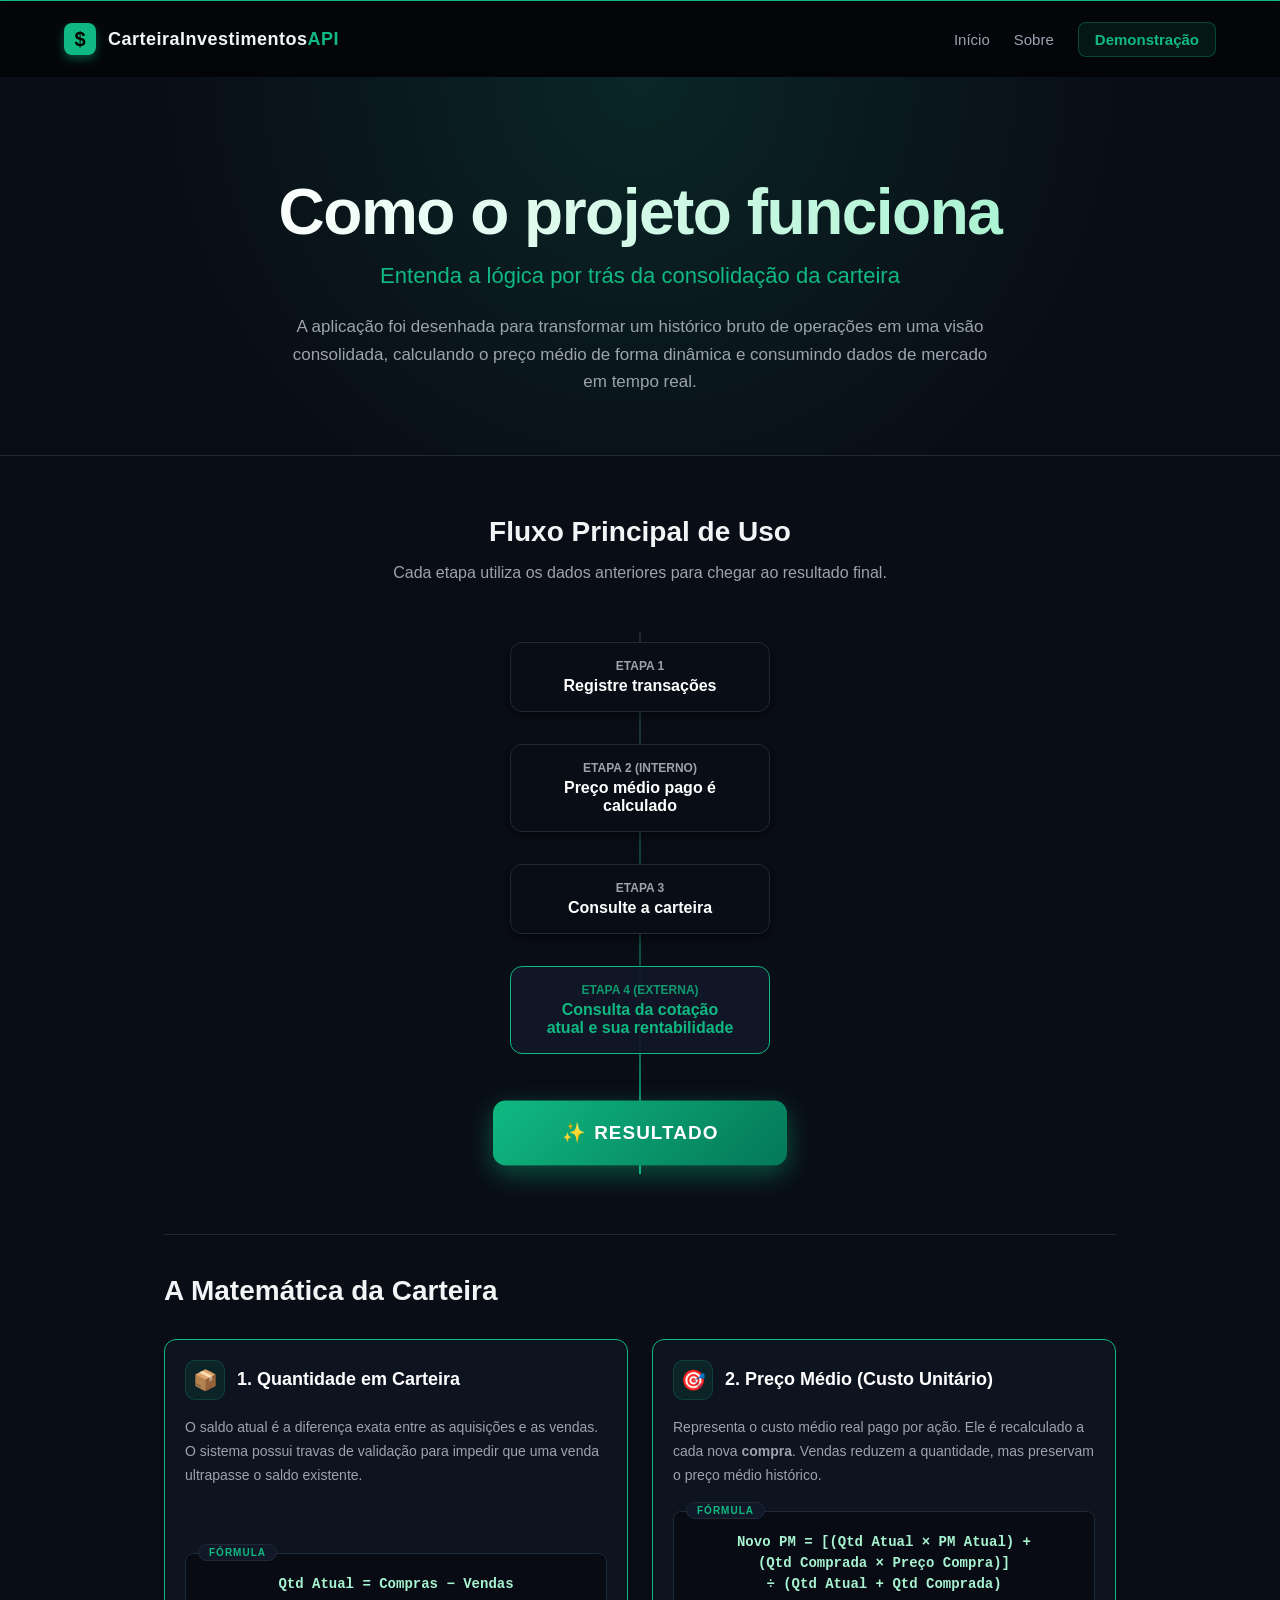
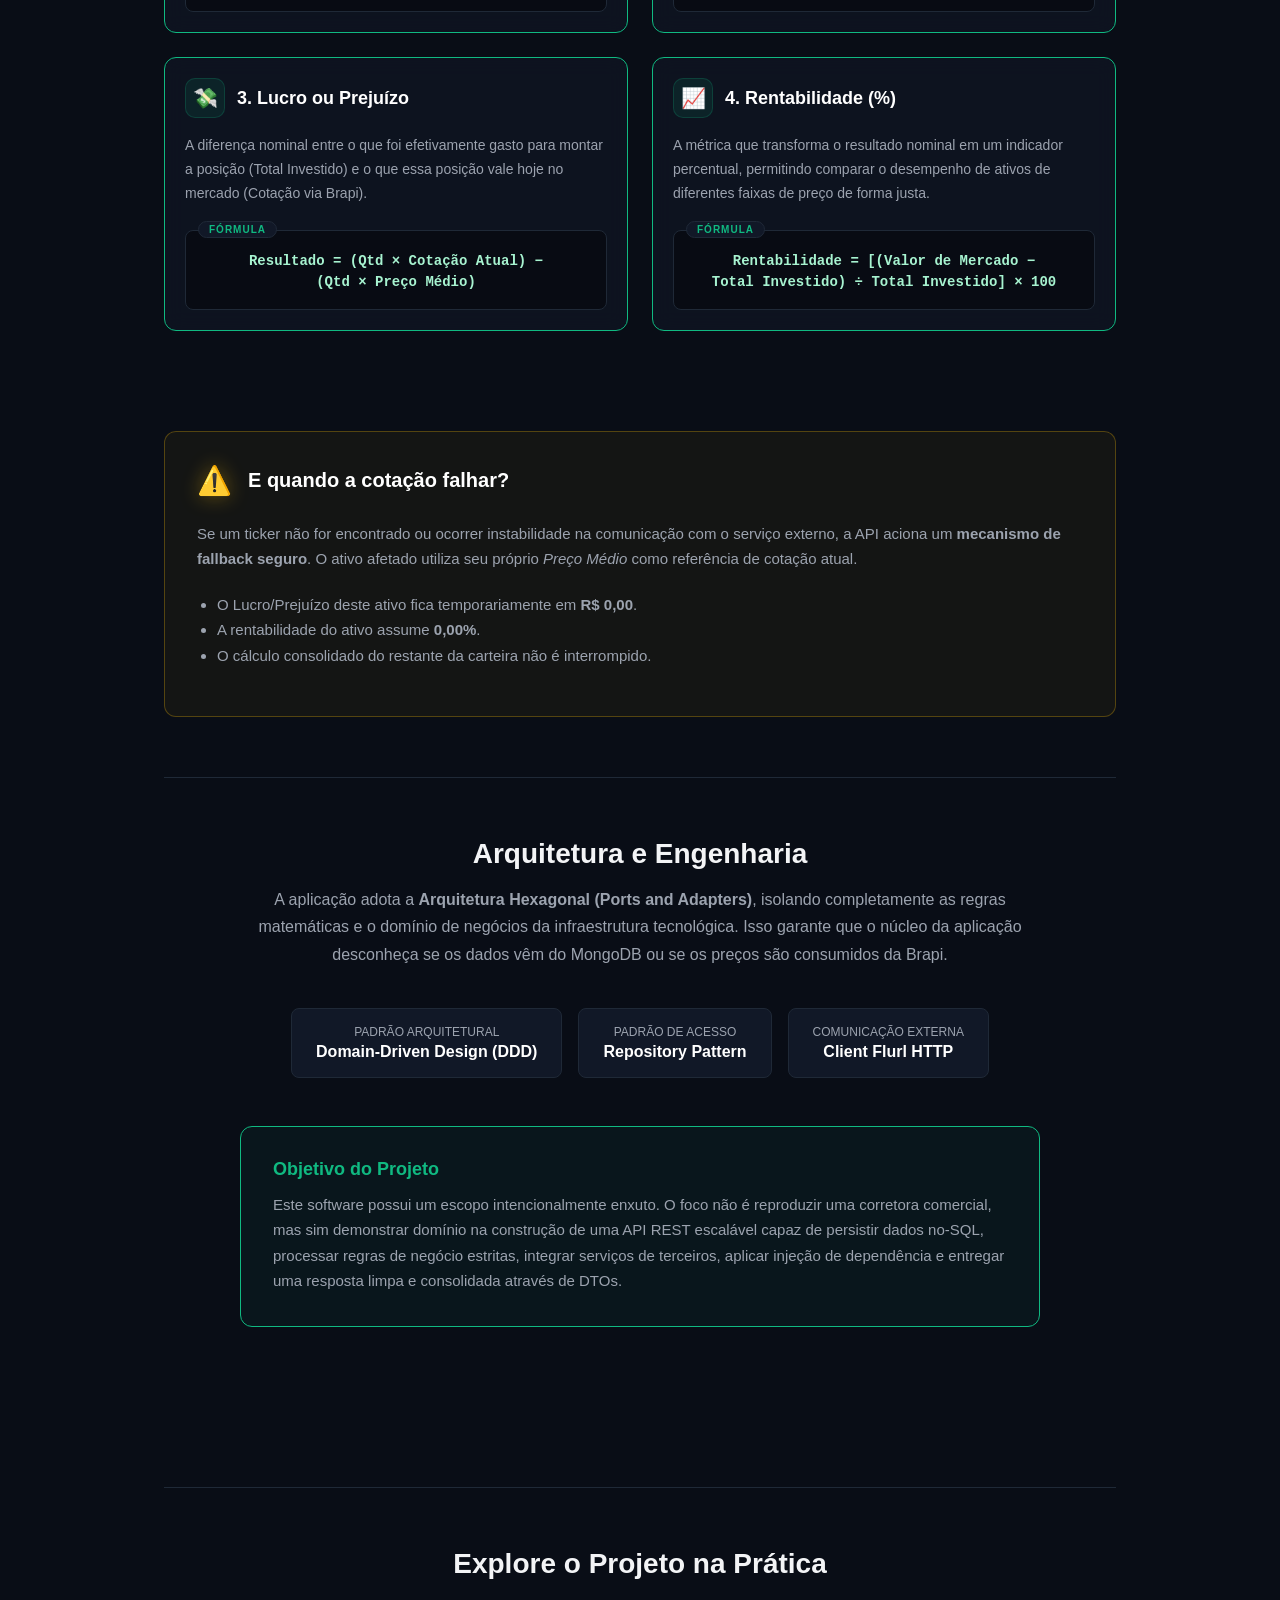
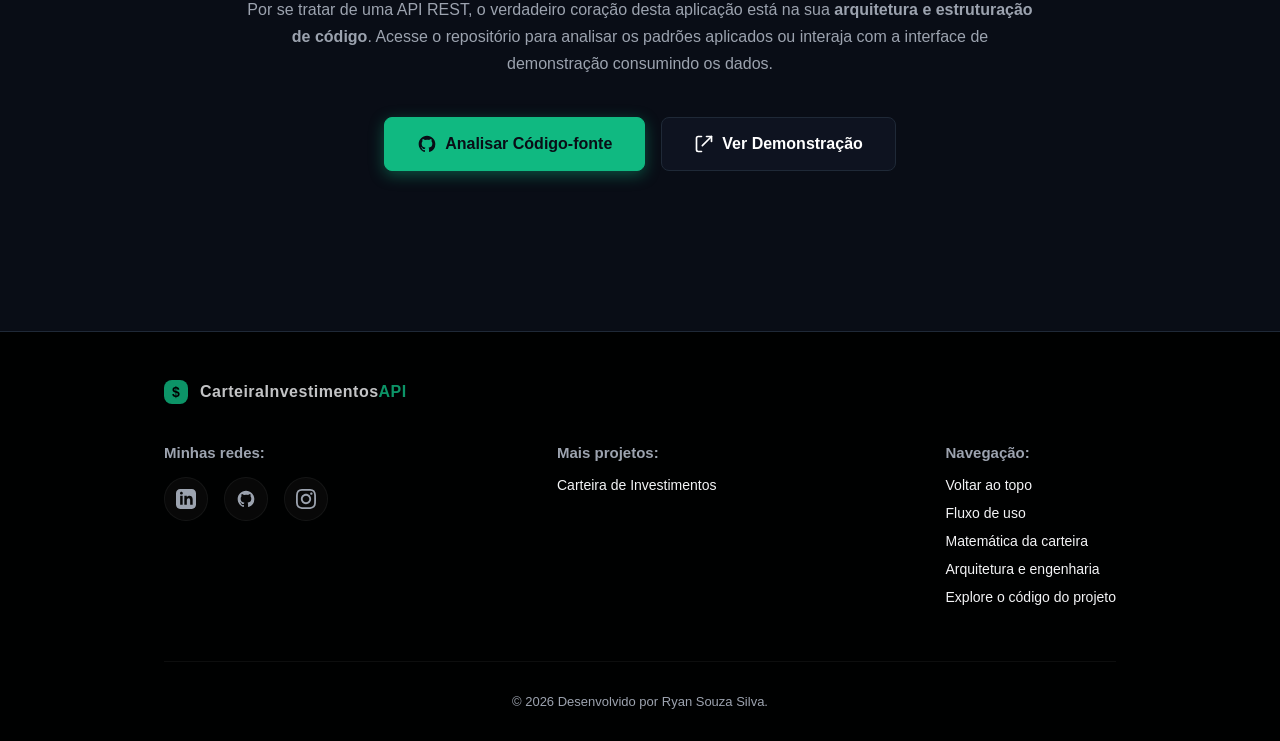
<file: front-end/sobre.html>
<!DOCTYPE html>
<html lang="pt-BR">

<head>
    <meta charset="UTF-8">
    <meta name="viewport" content="width=device-width, initial-scale=1.0">
    <title>CarteiraInvestimentos - Sobre o Projeto</title>
    <link rel="stylesheet" href="style.css">
    <style>
        .formula-box {
            background: rgba(0, 0, 0, 0.3);
            border: 1px solid var(--border-color);
            padding: 16px;
            border-radius: 8px;
            font-family: monospace;
            color: var(--brand);
            font-size: 14px;
            margin-top: 12px;
            overflow-x: auto;
        }

        .flow-arrow {
            color: var(--brand);
            font-weight: bold;
            margin: 0 8px;
        }
    </style>
</head>

<body>
    <header class="header">
        <div class="header-content">
            <div class="logo-container" onclick="window.location.href='index.html'">
                <div class="logo-icon">$</div>
                <span class="logo-text">CarteiraInvestimentos<span class="text-brand">API</span></span>
            </div>

            <nav class="nav-menu">
                <a href="index.html" class="nav-link">Início</a>
                <a href="sobre.html" class="nav-link">Sobre</a>
                <a href="demonstracao.html" class="nav-link btn-demo-nav">Demonstração</a>
            </nav>
        </div>
    </header>

    <main class="main-content" style="padding: 0; max-width: 100%;">

        <!-- Hero Section -->
        <section class="hero-wrapper text-center" style="padding-bottom: 60px;">
            <div style="max-width: 800px; margin: 0 auto;">
                <h1 class="title title-gradient animate-up" style="margin-bottom: 16px;">
                    Como o projeto funciona
                </h1>
                <p class="subtitle animate-up delay-100"
                    style="font-size: 22px; color: var(--brand); margin-bottom: 24px; font-weight: 500;">
                    Entenda a lógica por trás da consolidação da carteira
                </p>
                <p class="animate-up delay-200"
                    style="font-size: 17px; color: var(--text-muted); line-height: 1.6; max-width: 700px; margin: 0 auto;">
                    A aplicação foi desenhada para transformar um histórico bruto de operações em uma visão consolidada,
                    calculando o preço médio de forma dinâmica e consumindo dados de mercado em tempo real.
                </p>
            </div>
        </section>

        <div style="max-width: 1000px; margin: 0 auto; padding: 0 24px;">


            <!-- O Fluxo Principal -->
            <section id="fluxo-principal" class="animate-up" style="padding: 60px 0;">
                <h2 class="title text-center mb-4" style="font-size: 28px;">Fluxo Principal de Uso</h2>
                <p class="text-center subtitle" style="margin-bottom: 50px; font-size: 16px;">Cada etapa utiliza os
                    dados anteriores para chegar ao resultado final.</p>

                <div style="position: relative; max-width: 500px; margin: 0 auto; padding: 10px 0;">

                    <!-- Linha Vertical Conectora com Degradê -->
                    <div
                        style="position: absolute; left: 50%; top: 0; bottom: 0; width: 2px; background: linear-gradient(to bottom, var(--border-color) 0%, rgba(16, 185, 129, 0.4) 70%, var(--brand) 100%); transform: translateX(-50%); z-index: 0;">
                    </div>

                    <!-- Etapas do Fluxo -->
                    <div style="display: flex; flex-direction: column; gap: 32px; position: relative; z-index: 1;">

                        <div class="card card-hover"
                            style="background: var(--bg-dark); border: 1px solid var(--border-color); padding: 16px 32px; border-radius: 12px; text-align: center; margin: 0 auto; width: 260px; box-shadow: 0 4px 10px rgba(0,0,0,0.5);">
                            <span
                                style="display: block; font-size: 12px; color: var(--text-muted); text-transform: uppercase; margin-bottom: 4px; font-weight: bold;">Etapa
                                1</span>
                            <strong style="color: white; font-size: 16px;">Registre transações</strong>
                        </div>

                        <div class="card card-hover"
                            style="background: var(--bg-dark); border: 1px solid var(--border-color); padding: 16px 32px; border-radius: 12px; text-align: center; margin: 0 auto; width: 260px; box-shadow: 0 4px 10px rgba(0,0,0,0.5);">
                            <span
                                style="display: block; font-size: 12px; color: var(--text-muted); text-transform: uppercase; margin-bottom: 4px; font-weight: bold;">Etapa
                                2 (INTERNO)</span>
                            <strong style="color: white; font-size: 16px;">Preço médio pago é calculado</strong>
                        </div>

                        <div class="card card-hover"
                            style="background: var(--bg-dark); border: 1px solid var(--border-color); padding: 16px 32px; border-radius: 12px; text-align: center; margin: 0 auto; width: 260px; box-shadow: 0 4px 10px rgba(0,0,0,0.5);">
                            <span
                                style="display: block; font-size: 12px; color: var(--text-muted); text-transform: uppercase; margin-bottom: 4px; font-weight: bold;">Etapa
                                3</span>
                            <strong style="color: white; font-size: 16px;">Consulte a carteira</strong>
                        </div>

                        <div class="card card-hover glow-effect"
                            style="background: rgba(17, 24, 39, 0.9); border: 1px solid var(--brand); padding: 16px 32px; border-radius: 12px; text-align: center; margin: 0 auto; width: 260px;">
                            <span
                                style="display: block; font-size: 12px; color: var(--brand); opacity: 0.8; text-transform: uppercase; margin-bottom: 4px; font-weight: bold;">Etapa
                                4 (Externa)</span>
                            <strong style="color: var(--brand); font-size: 16px;">Consulta da cotação atual e sua
                                rentabilidade</strong>
                        </div>

                        <div class="card-hover"
                            style="background: var(--brand-gradient); border: none; padding: 20px 32px; border-radius: 12px; text-align: center; margin: 0 auto; width: 280px; box-shadow: 0 8px 25px rgba(16, 185, 129, 0.4); transform: scale(1.05); margin-top: 16px;">
                            <strong
                                style="color: white; font-size: 18px; text-transform: uppercase; letter-spacing: 1px; display: flex; align-items: center; justify-content: center; gap: 8px;">
                                <span>✨</span> Resultado
                            </strong>
                        </div>

                    </div>
                </div>
            </section>

            <!-- A Matemática da Carteira -->

            <section id="calculos" class="animate-up" style="padding: 40px 0; border-top: 1px solid var(--border-color);">
                <h2 class="title mb-4" style="font-size: 28px;">A Matemática da Carteira</h2>

                <div class="grid"
                    style="grid-template-columns: repeat(auto-fit, minmax(400px, 1fr)); gap: 24px; margin-top: 32px;">

                    <!-- Quantidade -->
                    <div class="card card-hover glow-effect card-math">
                        <div style="display: flex; align-items: center; gap: 12px; margin-bottom: 16px;">
                            <div
                                style="width: 40px; height: 40px; border-radius: 10px; background: rgba(16, 185, 129, 0.1); border: 1px solid rgba(16, 185, 129, 0.2); display: flex; align-items: center; justify-content: center; font-size: 20px;">
                                📦</div>
                            <h3 class="title" style="font-size: 18px; color: white; margin: 0;">1. Quantidade em
                                Carteira</h3>
                        </div>
                        <p class="subtitle" style="line-height: 1.7; margin-bottom: 24px;">O saldo atual é a diferença
                            exata entre as aquisições e as vendas. O sistema possui travas de validação para impedir que
                            uma venda ultrapasse o saldo existente.</p>

                        <div class="formula-box-modern">
                            <span class="formula-label">Fórmula</span>
                            <div class="formula-math">Qtd Atual = Compras − Vendas</div>
                        </div>
                    </div>

                    <!-- Preço Médio -->
                    <div class="card card-hover glow-effect card-math">
                        <div style="display: flex; align-items: center; gap: 12px; margin-bottom: 16px;">
                            <div
                                style="width: 40px; height: 40px; border-radius: 10px; background: rgba(16, 185, 129, 0.1); border: 1px solid rgba(16, 185, 129, 0.2); display: flex; align-items: center; justify-content: center; font-size: 20px;">
                                🎯</div>
                            <h3 class="title" style="font-size: 18px; color: white; margin: 0;">2. Preço Médio (Custo
                                Unitário)</h3>
                        </div>
                        <p class="subtitle" style="line-height: 1.7; margin-bottom: 24px;">Representa o custo médio real
                            pago por ação. Ele é recalculado a cada nova <b>compra</b>. Vendas reduzem a quantidade, mas
                            preservam o preço médio histórico.</p>

                        <div class="formula-box-modern">
                            <span class="formula-label">Fórmula</span>
                            <div class="formula-math">
                                Novo PM = [(Qtd Atual × PM Atual) +<br>(Qtd Comprada × Preço Compra)]<br>÷ (Qtd Atual +
                                Qtd Comprada)
                            </div>
                        </div>
                    </div>

                    <!-- Lucro e Prejuízo -->
                    <div class="card card-hover glow-effect card-math">
                        <div style="display: flex; align-items: center; gap: 12px; margin-bottom: 16px;">
                            <div
                                style="width: 40px; height: 40px; border-radius: 10px; background: rgba(16, 185, 129, 0.1); border: 1px solid rgba(16, 185, 129, 0.2); display: flex; align-items: center; justify-content: center; font-size: 20px;">
                                💸</div>
                            <h3 class="title" style="font-size: 18px; color: white; margin: 0;">3. Lucro ou Prejuízo
                            </h3>
                        </div>
                        <p class="subtitle" style="line-height: 1.7; margin-bottom: 24px;">A diferença nominal entre o
                            que foi efetivamente gasto para montar a posição (Total Investido) e o que essa posição vale
                            hoje no mercado (Cotação via Brapi).</p>

                        <div class="formula-box-modern">
                            <span class="formula-label">Fórmula</span>
                            <div class="formula-math">Resultado = (Qtd × Cotação Atual) −<br>(Qtd × Preço Médio)</div>
                        </div>
                    </div>

                    <!-- Rentabilidade -->
                    <div class="card card-hover glow-effect card-math">
                        <div style="display: flex; align-items: center; gap: 12px; margin-bottom: 16px;">
                            <div
                                style="width: 40px; height: 40px; border-radius: 10px; background: rgba(16, 185, 129, 0.1); border: 1px solid rgba(16, 185, 129, 0.2); display: flex; align-items: center; justify-content: center; font-size: 20px;">
                                📈</div>
                            <h3 class="title" style="font-size: 18px; color: white; margin: 0;">4. Rentabilidade (%)
                            </h3>
                        </div>
                        <p class="subtitle" style="line-height: 1.7; margin-bottom: 24px;">A métrica que transforma o
                            resultado nominal em um indicador percentual, permitindo comparar o desempenho de ativos de
                            diferentes faixas de preço de forma justa.</p>

                        <div class="formula-box-modern">
                            <span class="formula-label">Fórmula</span>
                            <div class="formula-math">Rentabilidade = [(Valor de Mercado −<br>Total Investido) ÷ Total
                                Investido] × 100</div>
                        </div>
                    </div>

                </div>
            </section>

            <!-- Fallback Mechanism -->
            <section class="animate-up" style="padding: 60px 0;">
                <div class="alert-box hover-scale-warning"
                    style="flex-direction: column; padding: 32px; font-size: 14px; margin: 0; background-color: rgba(234, 179, 8, 0.05); border-color: rgba(234, 179, 8, 0.3); border-radius: 12px; transition: transform 0.3s ease, box-shadow 0.3s ease;">
                    <div style="display: flex; align-items: center; gap: 16px; margin-bottom: 16px;">
                        <span style="font-size: 28px; filter: drop-shadow(0 0 10px rgba(234, 179, 8, 0.4));">⚠️</span>
                        <h2 class="title" style="margin: 0; font-size: 20px; color: white;">E quando a cotação falhar?
                        </h2>
                    </div>
                    <p style="margin-bottom: 12px; line-height: 1.7; color: var(--text-muted); font-size: 15px;">
                        Se um ticker não for encontrado ou ocorrer instabilidade na comunicação com o serviço externo, a
                        API aciona um <b>mecanismo de fallback seguro</b>. O ativo afetado utiliza seu próprio <i>Preço
                            Médio</i> como referência de cotação atual.
                    </p>
                    <ul
                        style="color: var(--text-muted); font-size: 15px; margin-left: 20px; line-height: 1.7; margin-bottom: 16px;">
                        <li>O Lucro/Prejuízo deste ativo fica temporariamente em <b>R$ 0,00</b>.</li>
                        <li>A rentabilidade do ativo assume <b>0,00%</b>.</li>
                        <li>O cálculo consolidado do restante da carteira não é interrompido.</li>
                    </ul>
                </div>
            </section>

            <!-- Arquitetura e Objetivo -->
            <section id="arquitetura" class="animate-up text-center"
                style="padding: 60px 0 100px; border-top: 1px solid var(--border-color);">
                <h2 class="title mb-4" style="font-size: 28px;">Arquitetura e Engenharia</h2>
                <p
                    style="font-size: 16px; color: var(--text-muted); line-height: 1.7; margin-bottom: 40px; max-width: 800px; margin-left: auto; margin-right: auto;">
                    A aplicação adota a <b>Arquitetura Hexagonal (Ports and Adapters)</b>, isolando completamente as
                    regras matemáticas e o domínio de negócios da infraestrutura tecnológica. Isso garante que o núcleo
                    da aplicação desconheça se os dados vêm do MongoDB ou se os preços são consumidos da Brapi.
                </p>

                <div style="display: flex; justify-content: center; flex-wrap: wrap; gap: 16px; margin-bottom: 48px;">
                    <div
                        style="padding: 16px 24px; background: var(--bg-card); border: 1px solid var(--border-color); border-radius: 8px;">
                        <span
                            style="display: block; font-size: 12px; color: var(--text-muted); text-transform: uppercase; margin-bottom: 4px;">Padrão
                            Arquitetural</span>
                        <strong style="color: white; font-size: 16px;">Domain-Driven Design (DDD)</strong>
                    </div>
                    <div
                        style="padding: 16px 24px; background: var(--bg-card); border: 1px solid var(--border-color); border-radius: 8px;">
                        <span
                            style="display: block; font-size: 12px; color: var(--text-muted); text-transform: uppercase; margin-bottom: 4px;">Padrão
                            de Acesso</span>
                        <strong style="color: white; font-size: 16px;">Repository Pattern</strong>
                    </div>
                    <div
                        style="padding: 16px 24px; background: var(--bg-card); border: 1px solid var(--border-color); border-radius: 8px;">
                        <span
                            style="display: block; font-size: 12px; color: var(--text-muted); text-transform: uppercase; margin-bottom: 4px;">Comunicação
                            Externa</span>
                        <strong style="color: white; font-size: 16px;">Client Flurl HTTP</strong>
                    </div>
                </div>

                <div class="card glow-effect"
                    style="background: rgba(16, 185, 129, 0.05); border: 1px solid var(--brand); max-width: 800px; margin: 0 auto; text-align: left; padding: 32px;">
                    <h3 class="title" style="color: var(--brand); font-size: 18px; margin-bottom: 12px;">Objetivo do
                        Projeto</h3>
                    <p style="color: var(--text-muted); line-height: 1.7; font-size: 15px; margin: 0;">
                        Este software possui um escopo intencionalmente enxuto. O foco não é reproduzir uma corretora
                        comercial, mas sim demonstrar domínio na construção de uma API REST escalável capaz de persistir
                        dados no-SQL, processar regras de negócio estritas, integrar serviços de terceiros, aplicar
                        injeção de dependência e entregar uma resposta limpa e consolidada através de DTOs.
                    </p>
                </div>
            </section>

            <section id="codigo-fonte" class="animate-up text-center"
                style="padding: 60px 0 80px; border-top: 1px solid var(--border-color); margin-top: 60px;">
                <h2 class="title mb-4" style="font-size: 28px;">Explore o Projeto na Prática</h2>
                <p
                    style="font-size: 16px; color: var(--text-muted); line-height: 1.7; margin-bottom: 40px; max-width: 800px; margin-left: auto; margin-right: auto;">
                    Por se tratar de uma API REST, o verdadeiro coração desta aplicação está na sua <b>arquitetura e
                        estruturação de código</b>. Acesse o repositório para analisar os padrões aplicados ou interaja
                    com a interface de demonstração consumindo os dados.
                </p>

                <div class="flex items-center gap-4" style="justify-content: center;">

                    <!-- Botão Ver Código (Destacado propositalmente com cor sólida para ser o mais importante) -->
                    <button onclick="window.open('https://github.com/RyanSS27/CarteiraInvestimentosAPI')"
                        class="btn-primary"
                        style="padding: 16px 32px; font-size: 16px; background: var(--brand); color: var(--bg-dark); box-shadow: 0 4px 15px rgba(16, 185, 129, 0.4);">
                        <svg width="20" height="20" fill="currentColor" viewBox="0 0 24 24">
                            <path
                                d="M12 2C6.477 2 2 6.484 2 12.017c0 4.425 2.865 8.18 6.839 9.504.5.092.682-.217.682-.483 0-.237-.008-.868-.013-1.703-2.782.605-3.369-1.343-3.369-1.343-.454-1.158-1.11-1.466-1.11-1.466-.908-.62.069-.608.069-.608 1.003.07 1.531 1.032 1.531 1.032.892 1.53 2.341 1.088 2.91.832.092-.647.35-1.088.636-1.338-2.22-.253-4.555-1.113-4.555-4.951 0-1.093.39-1.988 1.029-2.688-.103-.253-.446-1.272.098-2.65 0 0 .84-.27 2.75 1.026A9.564 9.564 0 0112 6.844c.85.004 1.705.115 2.504.337 1.909-1.296 2.747-1.027 2.747-1.027.546 1.379.202 2.398.1 2.651.64.7 1.028 1.595 1.028 2.688 0 3.848-2.339 4.695-4.566 4.943.359.309.678.92.678 1.855 0 1.338-.012 2.419-.012 2.747 0 .268.18.58.688.482A10.019 10.019 0 0022 12.017C22 6.484 17.522 2 12 2z" />
                        </svg>
                        Analisar Código-fonte
                    </button>

                    <!-- Botão Explorar Demonstração -->
                    <button onclick="window.location.href='demonstracao.html'" class="btn-secondary"
                        style="padding: 16px 32px; font-size: 16px;">
                        <svg width="20" height="20" viewBox="0 0 24 24" fill="none" stroke="currentColor"
                            stroke-width="2" stroke-linecap="round" stroke-linejoin="round">
                            <path d="M15 3h6v6"></path>
                            <path d="M9 21H5a2 2 0 0 1-2-2V5a2 2 0 0 1 2-2h4"></path>
                            <polyline points="10 14 21 3"></polyline>
                        </svg>
                        Ver Demonstração
                    </button>

                </div>
            </section>
        </div>
    </main>
    <!-- Adicione o <footer> no final do <body> em TODAS as suas páginas, logo antes das tags <script>: -->
    <footer class="footer">
        <div class="footer-content">
            <!-- Logo no topo à esquerda -->
            <div class="footer-top">
                <div class="logo-container" style="cursor: default; opacity: 0.8;">
                    <div class="logo-icon" style="width: 24px; height: 24px; font-size: 14px; box-shadow: none;">$</div>
                    <span class="logo-text" style="font-size: 16px;">CarteiraInvestimentos<span
                            class="text-brand">API</span></span>
                </div>
            </div>

            <!-- Colunas centrais -->
            <div class="footer-columns">
                <!-- Coluna 1: Redes Sociais -->
                <div class="footer-col">
                    <span class="footer-col-title">Minhas redes:</span>
                    <div class="social-links">
                        <a href="https://www.linkedin.com/in/ryan-souza-silva/" target="_blank"
                            class="social-icon icon-linkedin" title="LinkedIn">
                            <svg viewBox="0 0 24 24" fill="currentColor">
                                <path
                                    d="M19 0h-14c-2.761 0-5 2.239-5 5v14c0 2.761 2.239 5 5 5h14c2.762 0 5-2.239 5-5v-14c0-2.761-2.238-5-5-5zm-11 19h-3v-11h3v11zm-1.5-12.268c-.966 0-1.75-.79-1.75-1.764s.784-1.764 1.75-1.764 1.75.79 1.75 1.764-.783 1.764-1.75 1.764zm13.5 12.268h-3v-5.604c0-3.368-4-3.113-4 0v5.604h-3v-11h3v1.765c1.396-2.586 7-2.777 7 2.476v6.759z" />
                            </svg>
                        </a>
                        <!-- Ícone do GitHub corrigido e vetorizado -->
                        <a href="https://github.com/RyanSS27" target="_blank" class="social-icon icon-github"
                            title="GitHub Pessoal">
                            <svg viewBox="0 0 24 24" fill="currentColor">
                                <path
                                    d="M12 2C6.477 2 2 6.484 2 12.017c0 4.425 2.865 8.18 6.839 9.504.5.092.682-.217.682-.483 0-.237-.008-.868-.013-1.703-2.782.605-3.369-1.343-3.369-1.343-.454-1.158-1.11-1.466-1.11-1.466-.908-.62.069-.608.069-.608 1.003.07 1.531 1.032 1.531 1.032.892 1.53 2.341 1.088 2.91.832.092-.647.35-1.088.636-1.338-2.22-.253-4.555-1.113-4.555-4.951 0-1.093.39-1.988 1.029-2.688-.103-.253-.446-1.272.098-2.65 0 0 .84-.27 2.75 1.026A9.564 9.564 0 0112 6.844c.85.004 1.705.115 2.504.337 1.909-1.296 2.747-1.027 2.747-1.027.546 1.379.202 2.398.1 2.651.64.7 1.028 1.595 1.028 2.688 0 3.848-2.339 4.695-4.566 4.943.359.309.678.92.678 1.855 0 1.338-.012 2.419-.012 2.747 0 .268.18.58.688.482A10.019 10.019 0 0022 12.017C22 6.484 17.522 2 12 2z" />
                            </svg>
                        </a>
                        <a href="https://www.instagram.com/ryanss_arts/" target="_blank"
                            class="social-icon icon-instagram" title="Instagram">
                            <svg viewBox="0 0 24 24" fill="currentColor">
                                <path
                                    d="M12 2.163c3.204 0 3.584.012 4.85.07 3.252.148 4.771 1.691 4.919 4.919.058 1.265.069 1.645.069 4.849 0 3.205-.012 3.584-.069 4.849-.149 3.225-1.664 4.771-4.919 4.919-1.266.058-1.644.07-4.85.07-3.204 0-3.584-.012-4.849-.07-3.26-.149-4.771-1.699-4.919-4.92-.058-1.265-.07-1.644-.07-4.849 0-3.204.013-3.583.07-4.849.149-3.227 1.664-4.771 4.919-4.919 1.266-.057 1.645-.069 4.849-.069zm0-2.163c-3.259 0-3.667.014-4.947.072-4.358.2-6.78 2.618-6.98 6.98-.059 1.281-.073 1.689-.073 4.948 0 3.259.014 3.668.072 4.948.2 4.358 2.618 6.78 6.98 6.98 1.281.058 1.689.072 4.948.072 3.259 0 3.668-.014 4.948-.072 4.354-.2 6.782-2.618 6.979-6.98.059-1.28.073-1.689.073-4.948 0-3.259-.014-3.667-.072-4.947-.196-4.354-2.617-6.78-6.979-6.98-1.281-.059-1.69-.073-4.949-.073zm0 5.838c-3.403 0-6.162 2.759-6.162 6.162s2.759 6.163 6.162 6.163 6.162-2.759 6.162-6.163c0-3.403-2.759-6.162-6.162-6.162zm0 10.162c-2.209 0-4-1.79-4-4 0-2.209 1.791-4 4-4s4 1.791 4 4c0 2.21-1.791 4-4 4zm6.406-11.845c-.796 0-1.441.645-1.441 1.44s.645 1.44 1.441 1.44c.795 0 1.439-.645 1.439-1.44s-.644-1.44-1.439-1.44z" />
                            </svg>
                        </a>
                    </div>
                </div>

                <!-- Coluna 2: Projetos -->
                <div class="footer-col">
                    <span class="footer-col-title">Mais projetos:</span>
                    <div class="footer-links">
                        <a href="https://github.com/RyanSS27/CarteiraInvestimentosAPI/" target="_blank"
                            class="footer-link">Carteira de Investimentos</a>
                        <!-- Adicione novos projetos aqui -->
                    </div>
                </div>

                <!-- Coluna 3: Navegação na Página -->
                <div class="footer-col">
                    <span class="footer-col-title">Navegação:</span>
                    <div class="footer-links">
                        <!-- Ajuste os IDs abaixo conforme as seções da sua página -->
                        <a href="#top" onclick="scrollToTop()" class="footer-link">Voltar ao topo</a>
                        <a href="#fluxo-principal" class="footer-link">Fluxo de uso</a>
                        <a href="#calculos" class="footer-link">Matemática da carteira</a>
                        <a href="#arquitetura" class="footer-link">Arquitetura e engenharia</a>
                        <a href="#codigo-fonte" class="footer-link">Explore o código do projeto</a>
                    </div>
                </div>
            </div>

            <!-- Copyright Centralizado no Rodapé -->
            <div class="footer-bottom">
                <p class="footer-copy">© 2026 Desenvolvido por Ryan Souza Silva.</p>
            </div>
        </div>
    </footer>
</body>

</html>
</file>
<file: front-end/style.css>
:root {
    --bg-dark: #090d16;
    --bg-card: #111827;
    --glass-bg: rgba(17, 24, 39, 0.6);
    --border-color: #1f2937;
    --brand: #10b981;
    --brand-hover: #059669;
    --brand-gradient: linear-gradient(135deg, #10b981 0%, #047857 100%);
    --brand-glow: rgba(16, 185, 129, 0.2);
    --text-main: #f3f4f6;
    --text-muted: #9ca3af;
    --danger: #ef4444;
    --danger-bg: rgba(127, 29, 29, 0.4);
    --warning: #eab308;
    --warning-bg: rgba(113, 63, 18, 0.4);
}

/* Reset e Base */
* {
    box-sizing: border-box;
    margin: 0;
    padding: 0;
    font-family: sans-serif;
}

body {
    background-color: var(--bg-dark);
    color: var(--text-main);
    min-height: 100vh;
    display: flex;
    flex-direction: column;
}

a {
    text-decoration: none;
    color: inherit;
}

button {
    cursor: pointer;
    border: none;
    background: none;
    font-size: inherit;
}

/* Layout: Header e Main */
.header {
    width: 100%;
    background-color: rgba(0, 0, 0, 0.6);
    backdrop-filter: blur(4px);
    border-top: 1px solid var(--brand);
    position: sticky;
    top: 0;
    z-index: 50;
}

.header-content {
    max-width: 1200px;
    margin: 0 auto;
    padding: 0 24px;
    min-height: 76px; /* Altura flexível e levemente maior para evitar o encolhimento */
    display: flex;
    align-items: center;
    justify-content: space-between;
}

.main-content {
    flex: 1;
    max-width: 1200px;
    width: 100%;
    margin: 0 auto;
    padding: 24px;
}

/* Nav & Logos */
.logo-container {
    display: flex;
    align-items: center;
    gap: 12px;
    cursor: pointer;
}

.logo-icon {
    width: 32px;
    height: 32px;
    border-radius: 8px;
    background-color: var(--brand);
    display: flex;
    align-items: center;
    justify-content: center;
    color: black;
    font-weight: bold;
    font-size: 20px;
    box-shadow: 0 4px 10px rgba(16, 185, 129, 0.4);
}

.logo-text {
    font-size: 18px;
    font-weight: bold;
    letter-spacing: 0.5px;
}

.text-brand {
    color: var(--brand);
}

.nav-menu {
    display: flex;
    align-items: center;
    gap: 24px;
}

.nav-link {
    color: var(--text-muted);
    font-size: 15px;
    font-weight: 500;
    position: relative;
    transition: color 0.3s ease;
    padding: 8px 0;
}

.nav-link:hover {
    color: white;
}

.nav-link::after {
    content: '';
    position: absolute;
    bottom: 0;
    left: 0;
    width: 0%;
    height: 2px;
    background-color: var(--brand);
    transition: width 0.3s cubic-bezier(0.4, 0, 0.2, 1);
    border-radius: 2px;
}

.nav-link:hover::after {
    width: 100%;
}

/* Tipografia */
.title {
    font-size: 24px;
    font-weight: bold;
    margin-bottom: 4px;
}

.subtitle {
    color: var(--text-muted);
    font-size: 14px;
}

.text-muted {
    color: var(--text-muted);
}

.text-danger {
    color: var(--danger);
}

.title-gradient {
    background: linear-gradient(to right, #ffffff, #a7f3d0);
    -webkit-background-clip: text;
    -webkit-text-fill-color: transparent;
    font-size: 64px;
    letter-spacing: -1.5px;
    line-height: 1.1;
}

/* Botões Unificados (Padrão Transparente/Borda Verde aplicado ao Primary) */
.btn-primary {
    background: transparent;
    color: white;
    border: 1px solid var(--brand);
    font-weight: bold;
    padding: 10px 20px;
    border-radius: 8px;
    transition: all 0.2s ease-in-out;
    font-size: 14px;
    display: inline-flex;
    align-items: center;
    gap: 8px;
    justify-content: center;
}

.btn-primary:hover {
    color: var(--brand);
    border-color: var(--brand);
    transform: translateY(-3px);
    box-shadow: 0 8px 20px rgba(16, 185, 129, 0.15);
}

.btn-primary:active {
    background: var(--brand);
    color: white;
    transform: translateY(0);
    box-shadow: none;
}

.btn-secondary {
    background: var(--glass-bg);
    border: 1px solid var(--border-color);
    color: white;
    font-weight: bold;
    padding: 10px 20px;
    border-radius: 8px;
    transition: all 0.3s cubic-bezier(0.4, 0, 0.2, 1);
    font-size: 14px;
    display: inline-flex;
    align-items: center;
    gap: 8px;
}

.btn-secondary:hover {
    background: rgba(31, 41, 55, 0.8);
    border-color: #4b5563;
    transform: translateY(-3px);
    box-shadow: 0 8px 20px rgba(0, 0, 0, 0.4);
}

.btn-outline {
    border: 1px solid var(--border-color);
    padding: 8px 12px;
    border-radius: 8px;
    font-size: 12px;
    font-weight: 600;
    color: var(--text-main);
    transition: 0.2s;
    background: transparent;
}

.btn-outline:hover {
    background-color: var(--bg-card);
    transform: translateY(-2px);
}

.btn-demo-nav {
    background: rgba(16, 185, 129, 0.1);
    color: var(--brand);
    border: 1px solid rgba(16, 185, 129, 0.3);
    padding: 8px 16px;
    border-radius: 8px;
    font-weight: 600;
    transition: all 0.3s ease;
}

.btn-demo-nav::after {
    display: none;
}

.btn-demo-nav:hover {
    background: var(--brand);
    color: var(--bg-dark);
    border-color: var(--brand);
    box-shadow: 0 4px 15px rgba(16, 185, 129, 0.2);
    transform: translateY(-2px);
}

.btn-action-brand {
    border: 1px solid var(--brand);
    background-color: rgba(16, 185, 129, 0.1);
    color: var(--brand);
    padding: 8px 12px;
    border-radius: 8px;
    font-size: 12px;
    font-weight: 600;
    transition: 0.2s;
}

.btn-action-brand:hover {
    background-color: rgba(16, 185, 129, 0.2);
}

.btn-action-danger {
    border: 1px solid #991b1b;
    background-color: var(--danger-bg);
    color: #fca5a5;
    padding: 8px 12px;
    border-radius: 8px;
    font-size: 12px;
    font-weight: 600;
    transition: 0.2s;
}

.btn-action-danger:hover {
    background-color: rgba(153, 27, 27, 0.6);
}

/* Grid & Cards */
.grid {
    display: grid;
    gap: 16px;
}

.grid-cols-3 {
    grid-template-columns: repeat(auto-fit, minmax(300px, 1fr));
}

.card {
    background-color: var(--bg-card);
    border: 1px solid var(--border-color);
    border-radius: 12px;
    padding: 20px;
    transition: transform 0.3s ease, border-color 0.3s ease, box-shadow 0.3s ease;
}

.card-hover:hover {
    border-color: rgba(16, 185, 129, 0.5);
    transform: translateY(-4px);
    box-shadow: 0 10px 20px rgba(0, 0, 0, 0.3);
    cursor: pointer;
}

.glow-effect {
    box-shadow: var(--brand-glow);
    border: 1px solid var(--brand);
    background: linear-gradient(180deg, rgba(16, 185, 129, 0.1) 0%, transparent 100%);
}

.card-math {
    background: var(--glass-bg);
    backdrop-filter: blur(10px);
    display: flex;
    flex-direction: column;
    height: 100%;
}

/* Fórmulas */
.formula-box-modern {
    background: rgba(0, 0, 0, 0.4);
    border: 1px solid var(--border-color);
    border-radius: 8px;
    padding: 20px 16px 16px;
    margin-top: auto;
    position: relative;
}

.formula-label {
    position: absolute;
    top: -10px;
    left: 12px;
    background: var(--bg-card);
    padding: 2px 10px;
    font-size: 10px;
    text-transform: uppercase;
    color: var(--brand);
    font-weight: 800;
    letter-spacing: 1px;
    border: 1px solid var(--border-color);
    border-radius: 12px;
}

.formula-math {
    font-family: 'Consolas', 'Courier New', monospace;
    color: #a7f3d0;
    font-size: 14px;
    font-weight: bold;
    text-align: center;
    line-height: 1.5;
}

/* Badges & Dots */
.badge,
.tech-badge {
    display: inline-flex;
    align-items: center;
    gap: 6px;
    padding: 4px 12px;
    border-radius: 999px;
    font-size: 12px;
    font-weight: 500;
    border: 1px solid transparent;
    transition: all 0.3s ease;
}

.badge.active {
    background-color: rgba(16, 185, 129, 0.1);
    color: var(--brand);
    border-color: rgba(16, 185, 129, 0.3);
}

.badge.inactive {
    background-color: #1f2937;
    color: var(--text-muted);
    border-color: #374151;
}

.badge.warning {
    background-color: var(--warning-bg);
    color: var(--warning);
    border-color: rgba(161, 98, 7, 0.5);
}

.tech-badge {
    font-size: 13px;
    font-weight: 600;
    backdrop-filter: blur(8px);
    cursor: default;
}

.tech-badge:hover {
    transform: translateY(-3px);
    filter: brightness(1.2);
}

.badge-dotnet {
    background: rgba(81, 43, 212, 0.15);
    color: #c4b5fd;
    border-color: rgba(81, 43, 212, 0.4);
}

.badge-csharp {
    background: rgba(35, 145, 32, 0.15);
    color: #86efac;
    border-color: rgba(35, 145, 32, 0.4);
}

.badge-mongo {
    background: rgba(71, 162, 72, 0.15);
    color: #86efac;
    border-color: rgba(71, 162, 72, 0.4);
}

.badge-api {
    background: rgba(0, 150, 136, 0.15);
    color: #5eead4;
    border-color: rgba(0, 150, 136, 0.4);
}

.badge-arch {
    background: rgba(249, 115, 22, 0.15);
    color: #fdba74;
    border-color: rgba(249, 115, 22, 0.4);
}

.dot {
    display: inline-block;
    width: 8px;
    height: 8px;
    border-radius: 50%;
}

.dot.active {
    background-color: var(--brand);
    box-shadow: 0 0 5px var(--brand);
}

.dot.inactive {
    background-color: #4b5563;
}

/* Timeline */
.timeline {
    border-left: 2px solid var(--border-color);
    padding-left: 32px;
    margin-left: 16px;
}

.timeline-step {
    position: relative;
    padding: 24px;
    background-color: var(--glass-bg);
    backdrop-filter: blur(10px);
}

.timeline-step::before {
    content: '';
    position: absolute;
    left: -43px;
    top: 28px;
    width: 18px;
    height: 18px;
    border-radius: 50%;
    background-color: var(--brand);
    border: 4px solid var(--bg-dark);
    box-shadow: 0 0 12px var(--brand-glow);
    transition: all 0.3s ease;
}

.timeline-step:hover::before {
    transform: scale(1.3);
    background-color: #a7f3d0;
}

/* Alerts & Interações */
.alert-box {
    padding: 12px;
    background-color: rgba(113, 63, 18, 0.1);
    border: 1px solid rgba(161, 98, 7, 0.5);
    border-radius: 8px;
    font-size: 11px;
    color: #d1d5db;
    display: flex;
    gap: 8px;
    margin: 16px;
    transition: transform 0.3s ease, box-shadow 0.3s ease;
}

.hover-scale:hover {
    transform: scale(1.02);
    box-shadow: 0 15px 30px rgba(0, 0, 0, 0.3);
    border-color: rgba(16, 185, 129, 0.5) !important;
}

.hover-scale-warning:hover {
    transform: scale(1.02);
    box-shadow: 0 15px 30px rgba(0, 0, 0, 0.3);
    border-color: rgba(234, 179, 8, 0.5) !important;
}

/* Tabelas */
.table-wrapper {
    overflow-x: auto;
    border: 1px solid var(--border-color);
    border-radius: 12px;
    background-color: var(--bg-card);
    margin-top: 24px;
}

.table-header {
    padding: 16px;
    border-bottom: 1px solid var(--border-color);
    display: flex;
    justify-content: space-between;
    align-items: center;
}

table {
    width: 100%;
    border-collapse: collapse;
    text-align: left;
    font-size: 14px;
}

th {
    background-color: rgba(17, 24, 39, 0.5);
    padding: 16px;
    color: var(--text-muted);
    font-weight: normal;
    text-transform: uppercase;
    font-size: 12px;
    border-bottom: 1px solid var(--border-color);
}

td {
    padding: 16px;
    border-bottom: 1px solid #1f2937;
}

tbody tr:hover {
    background-color: rgba(31, 41, 55, 0.3);
}

.row-faded {
    opacity: 0.5;
}

.row-faded:hover {
    opacity: 0.75;
}

/* Formulários e Modais */
.modal-overlay {
    position: fixed;
    top: 0;
    left: 0;
    width: 100%;
    height: 100%;
    background: rgba(0, 0, 0, 0.75);
    backdrop-filter: blur(4px);
    display: flex;
    align-items: center;
    justify-content: center;
    z-index: 100;
    opacity: 0;
    pointer-events: none;
    transition: 0.2s;
}

.modal-overlay.show {
    opacity: 1;
    pointer-events: auto;
}

.modal-content {
    background-color: var(--bg-card);
    border: 1px solid var(--border-color);
    border-radius: 12px;
    padding: 24px;
    width: 100%;
    max-width: 450px;
}

.form-group {
    margin-bottom: 16px;
}

.form-group label {
    display: block;
    font-size: 12px;
    color: var(--text-muted);
    margin-bottom: 4px;
}

.form-control {
    width: 100%;
    background-color: #111827;
    border: 1px solid var(--border-color);
    border-radius: 8px;
    padding: 10px;
    color: white;
    font-size: 14px;
}

.form-control:focus {
    outline: none;
    border-color: var(--brand);
}

.modal-actions {
    display: flex;
    justify-content: flex-end;
    gap: 8px;
    margin-top: 24px;
}

/* Hero Section */
.hero-wrapper {
    position: relative;
    padding: 100px 20px 80px;
    background: radial-gradient(circle at 50% 0%, rgba(16, 185, 129, 0.15) 0%, transparent 65%);
    border-bottom: 1px solid var(--border-color);
    overflow: hidden;
}

/* Utilitários & Animações */
.flex {
    display: flex;
}

.items-center {
    align-items: center;
}

.justify-between {
    justify-content: space-between;
}

.text-center {
    text-align: center;
}

.gap-4 {
    gap: 16px;
}

.gap-2 {
    gap: 8px;
}

.mb-4 {
    margin-bottom: 16px;
}

.mt-4 {
    margin-top: 16px;
}

@keyframes slideUpFade {
    0% {
        opacity: 0;
        transform: translateY(30px);
    }

    100% {
        opacity: 1;
        transform: translateY(0);
    }
}

.animate-up {
    animation: slideUpFade 0.8s cubic-bezier(0.16, 1, 0.3, 1) forwards;
    opacity: 0;
}

.delay-100 {
    animation-delay: 100ms;
}

.delay-200 {
    animation-delay: 200ms;
}

.delay-300 {
    animation-delay: 300ms;
}

/* Toasts */
.toast-container {
    position: fixed;
    bottom: 16px;
    right: 16px;
    z-index: 9999;
    display: flex;
    flex-direction: column;
    gap: 8px;
}

.toast {
    padding: 12px 16px;
    border-radius: 8px;
    font-size: 14px;
    font-weight: 500;
    box-shadow: 0 4px 10px rgba(0, 0, 0, 0.3);
}

.toast.success {
    background-color: var(--bg-card);
    border: 1px solid var(--brand);
    color: var(--brand);
}

.toast.error {
    background-color: #450a0a;
    border: 1px solid #991b1b;
    color: #fecaca;
}

#btn-back-to-top {
    position: fixed;
    bottom: 80px;
    right: 16px;
    z-index: 9000;
    background-color: var(--brand);
    color: black;
    width: 48px;
    height: 48px;
    border-radius: 50%;
    display: flex;
    align-items: center;
    justify-content: center;
    opacity: 0;
    pointer-events: none;
    transition: 0.3s;
    transform: translateY(16px);
}

#btn-back-to-top.show {
    opacity: 1;
    pointer-events: auto;
    transform: translateY(0);
}

/* Footer */
.footer {
    background-color: rgba(0, 0, 0, 0.95);
    border-top: 1px solid var(--border-color);
    padding: 48px 0 32px 0;
    margin-top: 80px;
}

.footer-content {
    max-width: 1000px;
    margin: 0 auto;
    padding: 0 24px;
    display: flex;
    flex-direction: column;
    gap: 2.5rem;
}

.footer-top {
    display: flex;
    justify-content: flex-start;
}

.footer-columns {
    display: flex;
    justify-content: space-between;
    flex-wrap: wrap;
    width: 100%;
    gap: 2rem;
}

.footer-col {
    display: flex;
    flex-direction: column;
    gap: 16px;
}

.footer-col-title {
    color: var(--text-muted);
    font-size: 15px;
    font-weight: 600;
}

.footer-links {
    display: flex;
    flex-direction: column;
    gap: 12px;
}

.footer-link {
    color: var(--text-main);
    font-size: 14px;
    font-weight: 500;
    text-decoration: none;
    transition: color 0.2s ease, transform 0.2s ease;
    display: inline-block;
    width: fit-content;
}

.footer-link:hover {
    color: var(--brand);
    transform: translateX(4px);
}

.footer-bottom {
    text-align: center;
    border-top: 1px solid rgba(255, 255, 255, 0.05);
    padding-top: 32px;
    margin-top: 16px;
}

.footer-copy {
    color: var(--text-muted);
    font-size: 13px;
    margin: 0;
}

.social-links {
    display: flex;
    gap: 16px;
    align-items: center;
}

.social-icon {
    display: flex;
    align-items: center;
    justify-content: center;
    width: 44px;
    height: 44px;
    border-radius: 50%;
    background: rgba(255, 255, 255, 0.03);
    border: 1px solid rgba(255, 255, 255, 0.05);
    color: var(--text-muted);
    transition: all 0.3s cubic-bezier(0.4, 0, 0.2, 1);
    position: relative;
    overflow: hidden;
}

.social-icon svg {
    width: 20px;
    height: 20px;
    position: relative;
    z-index: 2;
    transition: fill 0.3s ease;
}

.social-icon::before {
    content: '';
    position: absolute;
    top: 0;
    left: 0;
    width: 100%;
    height: 100%;
    border-radius: 50%;
    z-index: 1;
    opacity: 0;
    transition: opacity 0.3s ease;
}

.social-icon:active {
    transform: scale(0.95) translateY(-2px);
}

.icon-linkedin:hover {
    transform: translateY(-5px);
    border-color: #0a66c2;
    box-shadow: 0 10px 20px rgba(10, 102, 194, 0.3);
}

.icon-linkedin:hover::before {
    background: #0a66c2;
    opacity: 1;
}

.icon-linkedin:hover svg {
    fill: white;
}

.icon-github:hover {
    transform: translateY(-5px);
    border-color: #ffffff;
    box-shadow: 0 10px 20px rgba(255, 255, 255, 0.2);
}

.icon-github:hover::before {
    background: #ffffff;
    opacity: 1;
}

.icon-github:hover svg {
    fill: black;
}

.icon-instagram:hover {
    transform: translateY(-5px);
    border-color: #E1306C;
    box-shadow: 0 10px 20px rgba(225, 48, 108, 0.3);
}

.icon-instagram:hover::before {
    background: linear-gradient(45deg, #f09433 0%, #e6683c 25%, #dc2743 50%, #cc2366 75%, #bc1888 100%);
    opacity: 1;
}

.icon-instagram:hover svg {
    fill: white;
}

.icon-repo:hover {
    transform: translateY(-5px);
    border-color: var(--brand);
    box-shadow: 0 10px 20px rgba(16, 185, 129, 0.3);
}

.icon-repo:hover::before {
    background: var(--brand);
    opacity: 1;
}

.icon-repo:hover svg {
    fill: var(--bg-dark);
}

.btn-view-wallet {
    display: inline-flex;
    align-items: center;
    gap: 4px;
    background-color: #1f2937;
    color: var(--text-muted);
    font-size: 12px;
    font-weight: 600;
    padding: 6px 12px;
    border-radius: 6px;
    transition: 0.2s ease;
}

.card-hover:hover .btn-view-wallet {
    background-color: var(--brand);
    color: black;
}

/* --- Paginação Profissional --- */
.btn-pagination {
    display: inline-flex;
    align-items: center;
    gap: 6px;
    padding: 6px 14px;
    background-color: var(--bg-card);
    border: 1px solid var(--border-color);
    color: var(--text-main);
    border-radius: 6px;
    font-size: 13px;
    font-weight: 500;
    transition: all 0.2s ease;
    cursor: pointer;
}

.btn-pagination:hover:not(:disabled) {
    background-color: rgba(31, 41, 55, 0.8);
    border-color: #4b5563;
    color: white;
    box-shadow: 0 4px 6px rgba(0, 0, 0, 0.1);
}

.btn-pagination:disabled {
    opacity: 0.4;
    cursor: not-allowed;
    background-color: rgba(17, 24, 39, 0.5);
    color: var(--text-muted);
    border-color: rgba(31, 41, 55, 0.5);
}

.pagination-indicator {
    font-size: 14px;
    font-weight: 600;
    color: var(--text-main);
    background-color: transparent;
    padding: 4px 12px;
    border: none;
    cursor: default;
    user-select: none;
}

.btn-action-edit {
    border: 1px solid #3b82f6;
    background-color: rgba(59, 130, 246, 0.1);
    color: white;
    padding: 10px 20px; /* Igualado aos botões primário e secundário */
    border-radius: 8px;
    font-size: 14px; /* Igualado aos botões primário e secundário */
    font-weight: bold;
    display: inline-flex;
    align-items: center;
    justify-content: center;
    gap: 8px;
    transition: all 0.2s ease-in-out;
    cursor: pointer;
}

.btn-action-edit:hover {
    background-color: rgba(59, 130, 246, 0.2);
    border-color: #60a5fa;
    color: #60a5fa;
    transform: translateY(-3px);
    box-shadow: 0 8px 20px rgba(59, 130, 246, 0.15);
}
</file>
